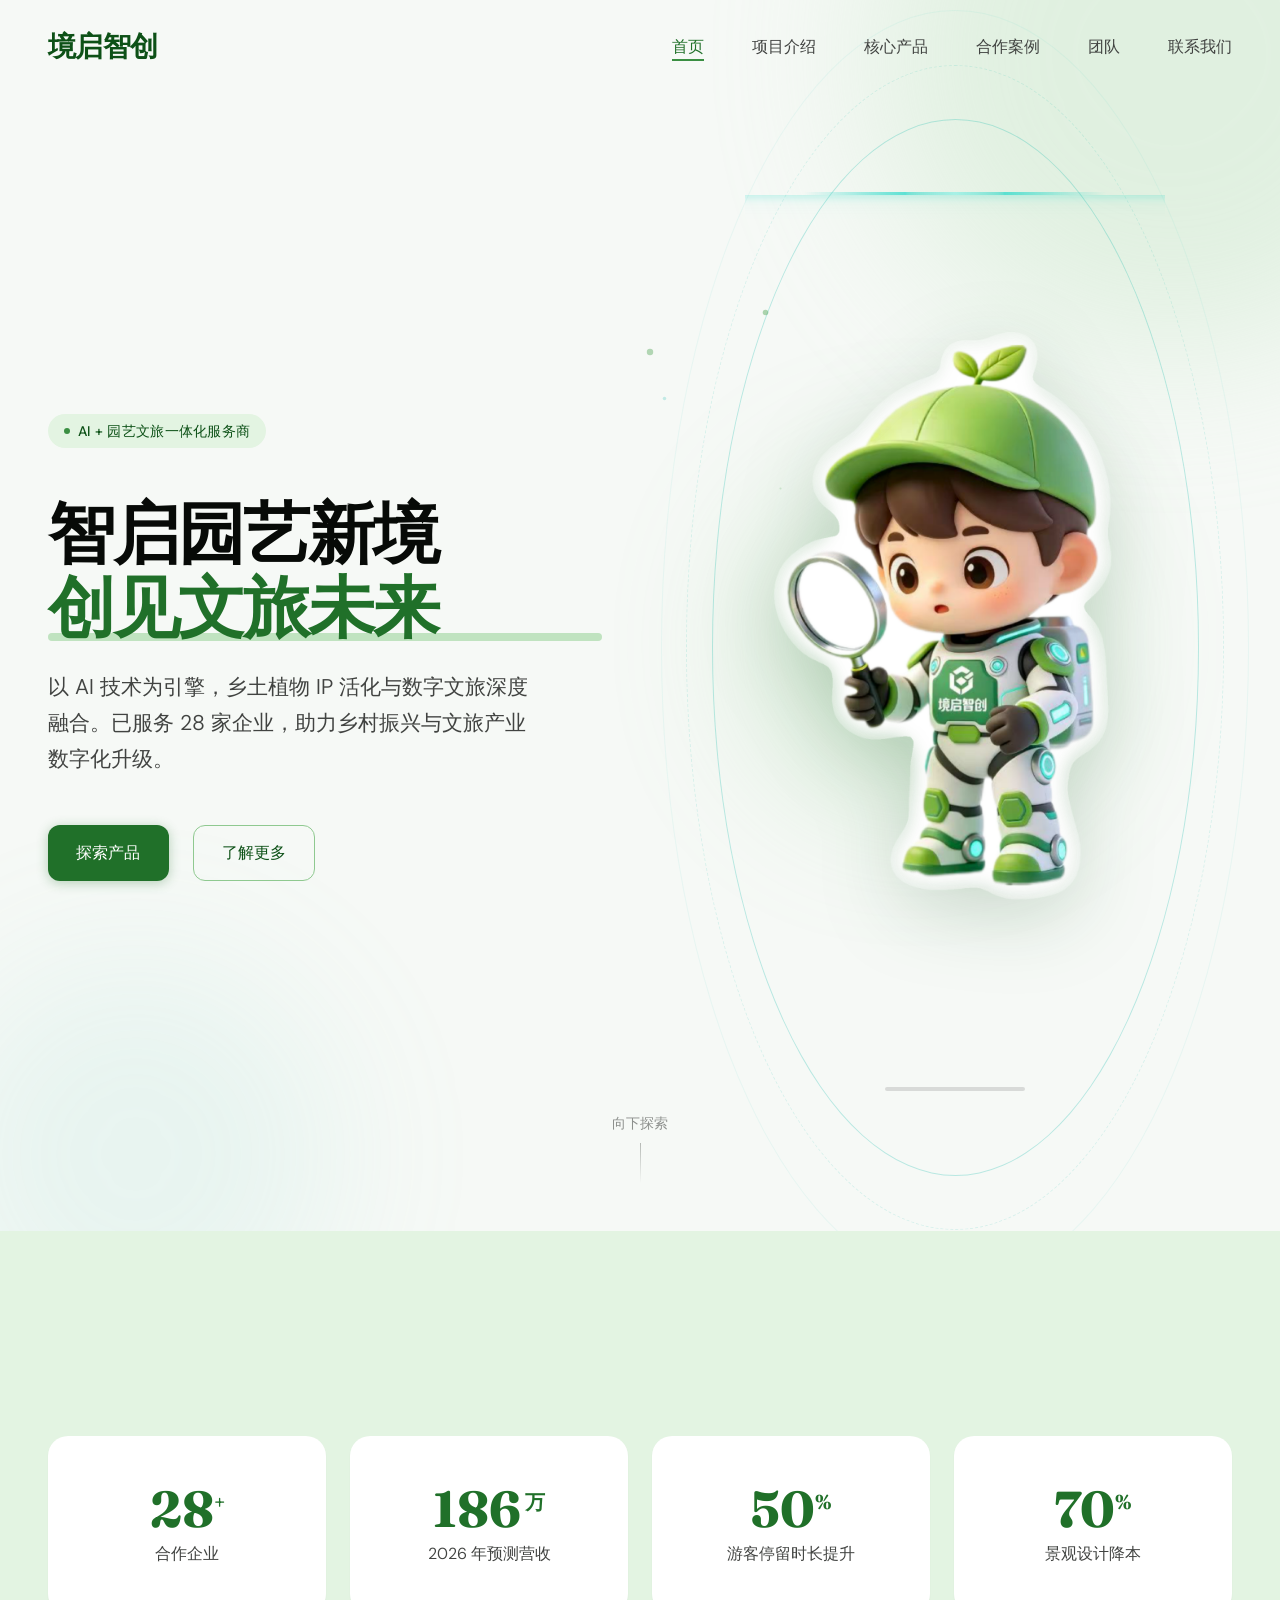
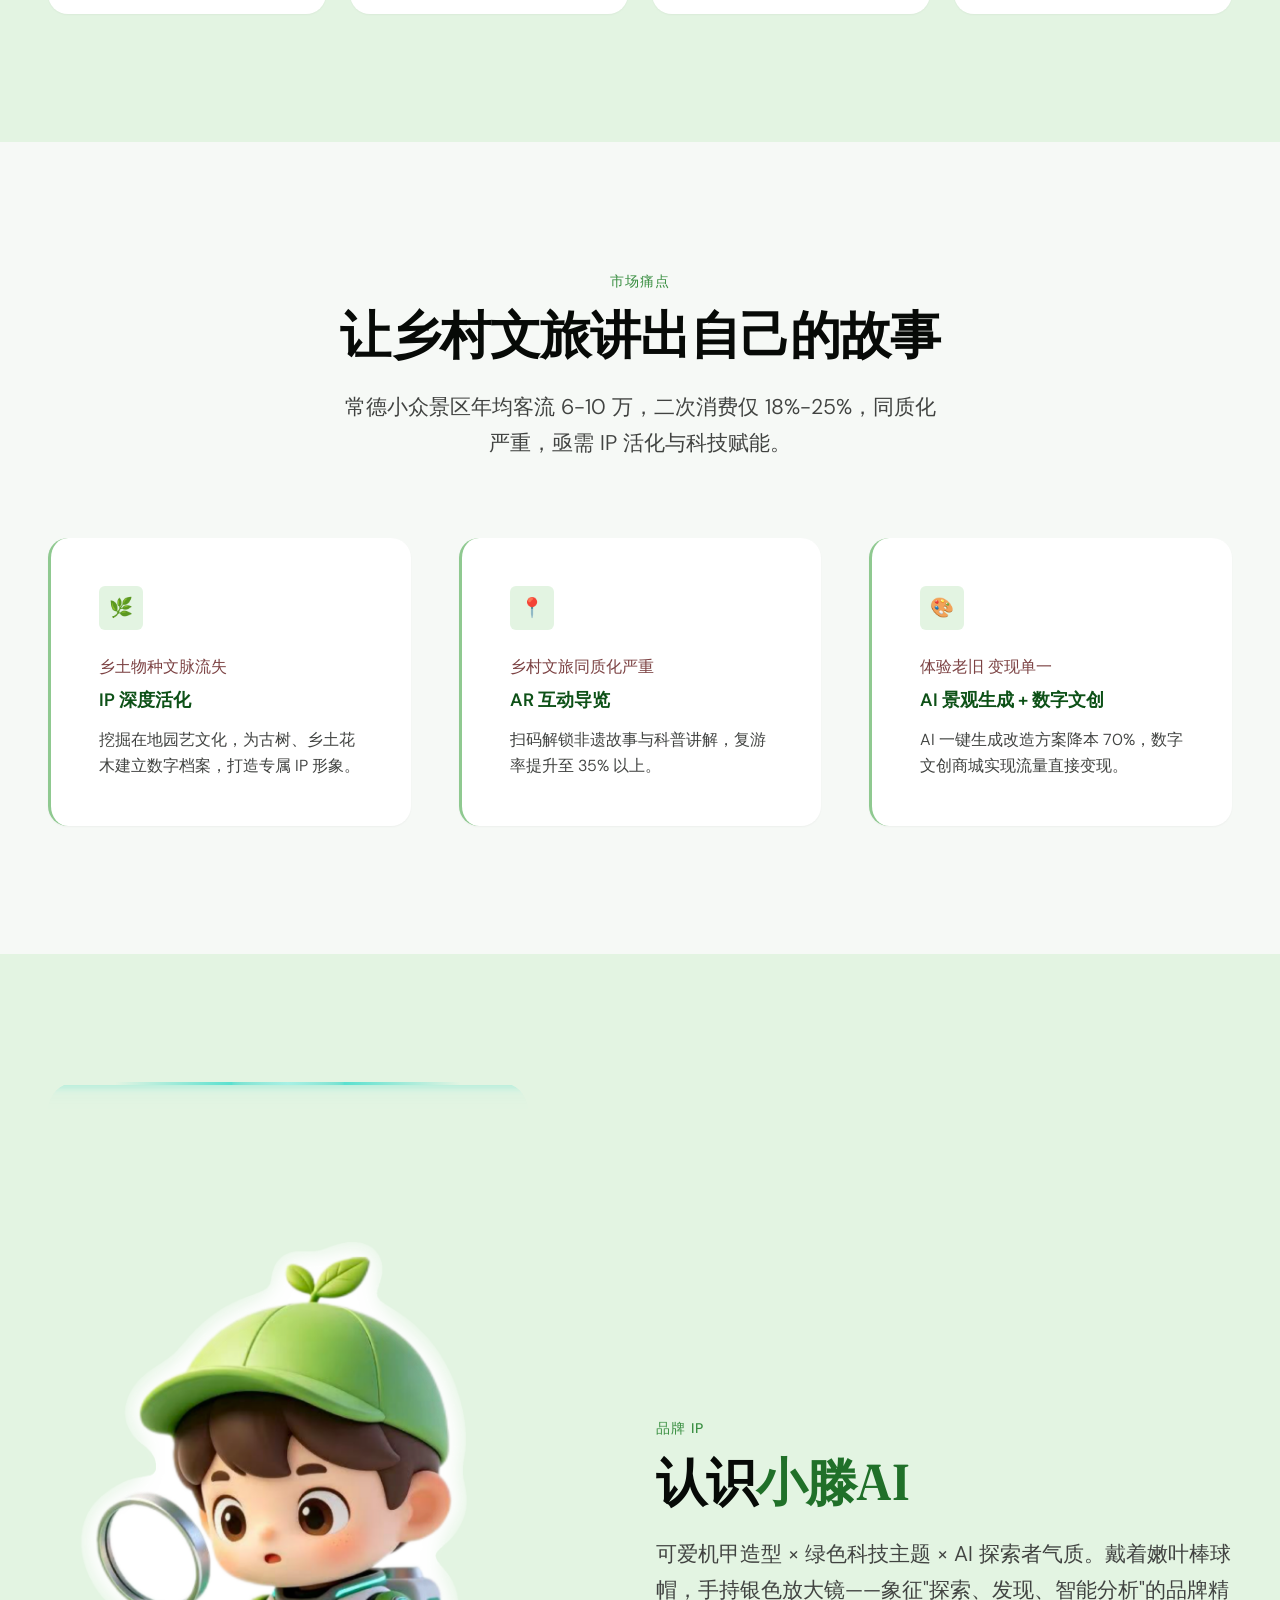
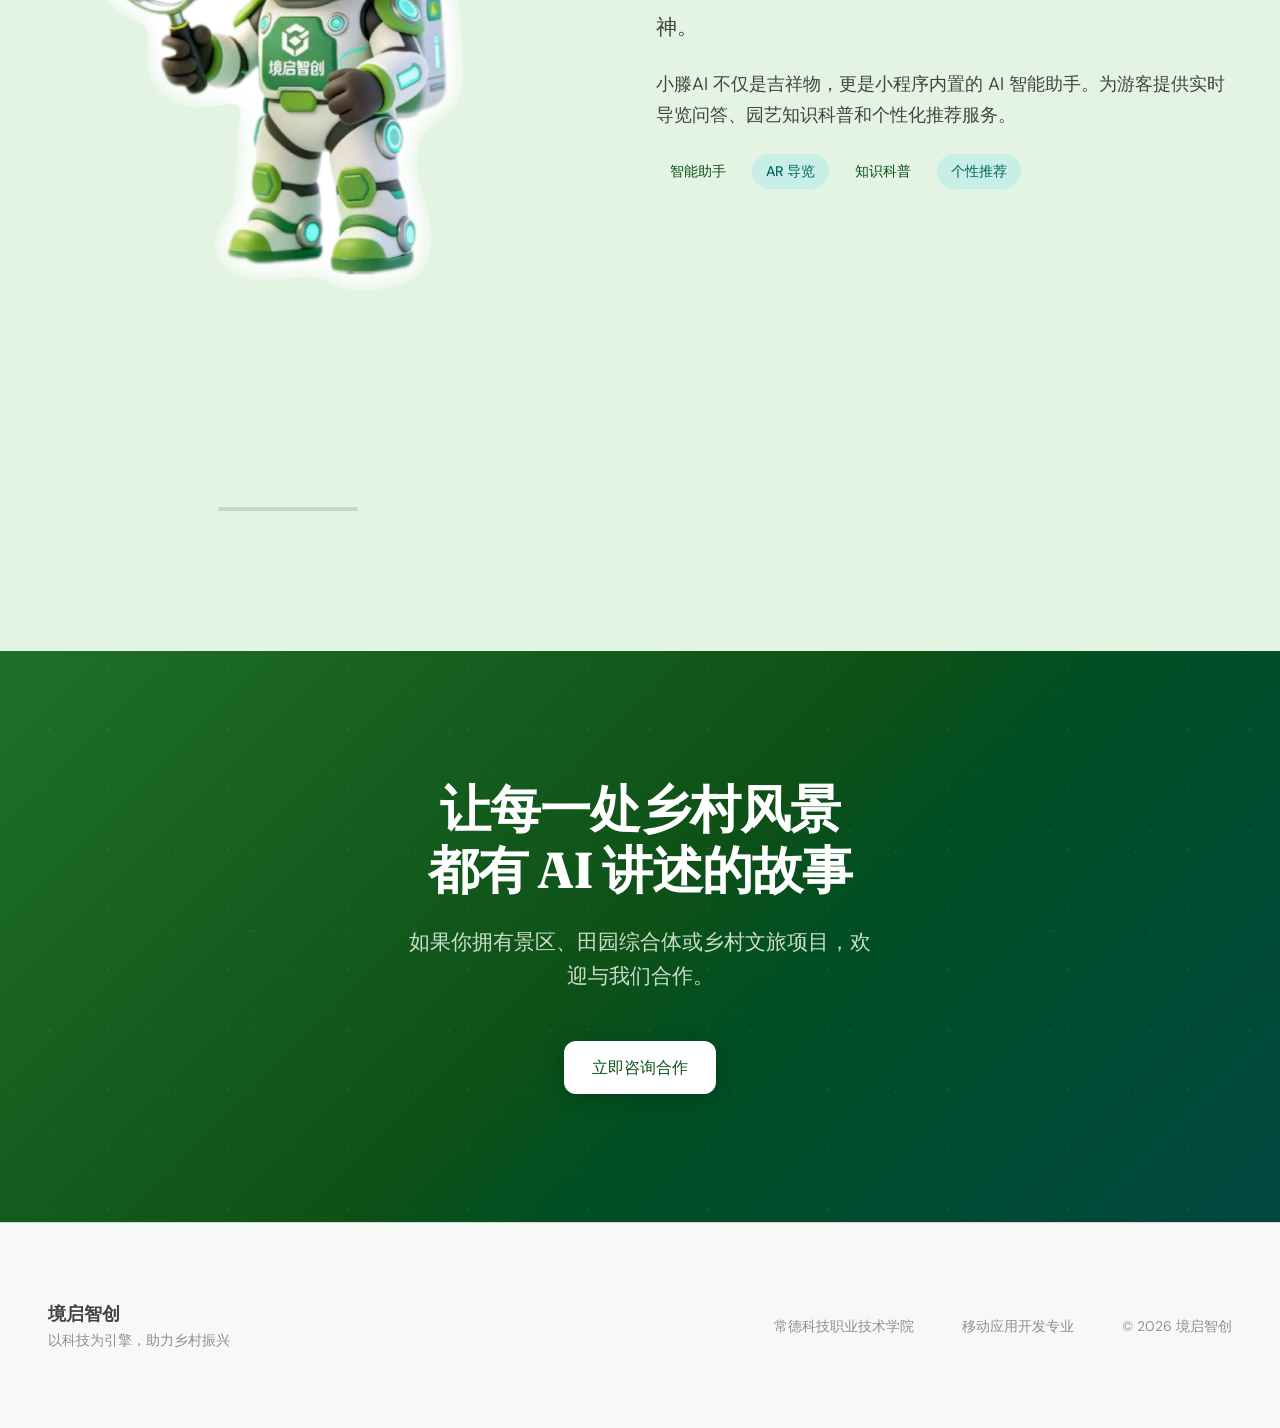
<file: index.html>
<!DOCTYPE html>
<html lang="zh-CN">
<head>
<meta charset="UTF-8">
<meta name="viewport" content="width=device-width, initial-scale=1.0">
<title>境启智创 — 以科技为引擎，助力乡村振兴</title>
<link rel="preconnect" href="https://fonts.googleapis.com">
<link rel="preconnect" href="https://fonts.gstatic.com" crossorigin>
<link href="https://fonts.googleapis.com/css2?family=Fraunces:opsz,wght@9..144,400;9..144,500;9..144,600;9..144,700&family=DM+Sans:wght@350;400;500;600&display=swap" rel="stylesheet">
<link rel="stylesheet" href="styles.css">
<style>
.hero { min-height:100vh; display:flex; align-items:center; position:relative; padding:calc(var(--space-2xl)*1.5) 0 var(--space-2xl); overflow:hidden; }
.hero__bg { position:absolute; inset:0; pointer-events:none; z-index:0; }
.hero__blob { position:absolute; border-radius:50%; filter:blur(80px); opacity:0.4; }
.hero__blob--1 { width:600px; height:600px; background:var(--green-200); top:-20%; right:-15%; }
.hero__blob--2 { width:400px; height:400px; background:oklch(80% 0.08 185 / 0.3); bottom:-10%; left:-5%; }
.hero__blob--3 { width:300px; height:300px; background:var(--green-300); top:40%; left:60%; }
.hero__content { position:relative; z-index:2; display:grid; grid-template-columns:1fr 1fr; gap:var(--space-xl); align-items:center; }
.hero__text { max-width:580px; }
.hero__badge { display:inline-flex; align-items:center; gap:8px; padding:6px 16px; border-radius:100px; background:var(--green-100); color:var(--green-700); font-size:var(--text-xs); font-weight:500; margin-bottom:var(--space-lg); letter-spacing:0.02em; }
.hero__badge-dot { width:6px; height:6px; border-radius:50%; background:var(--green-500); animation:pulseDot 2s ease-in-out infinite; }
@keyframes pulseDot { 0%,100%{opacity:1;transform:scale(1)} 50%{opacity:.5;transform:scale(1.5)} }
.hero__title { font-family:var(--font-display); font-size:var(--text-4xl); font-weight:700; line-height:1.1; letter-spacing:-0.03em; color:var(--neutral-900); margin-bottom:var(--space-md); }
.hero__title span { display:block; color:var(--green-600); position:relative; }
.hero__title span::after { content:''; position:absolute; bottom:4px; left:0; width:100%; height:8px; background:var(--green-200); z-index:-1; border-radius:4px; }
.hero__subtitle { font-size:var(--text-lg); color:var(--text-secondary); line-height:1.7; margin-bottom:var(--space-lg); max-width:480px; }
.hero__cta { display:flex; gap:var(--space-md); flex-wrap:wrap; }
.hero__visual { position:relative; display:flex; align-items:center; justify-content:center; perspective:800px; }
.hero__mascot-wrap { position:relative; width:100%; max-width:420px; }
.hero__mascot-inner { will-change:transform; }
.hero__mascot { width:100%; display:block; filter:drop-shadow(0 20px 40px oklch(38% 0.11 145 / 0.2)); }
.hero__glow-ring { position:absolute; border-radius:50%; border:1.5px solid var(--cyan-500); pointer-events:none; }
.hero__glow-ring--1 { inset:-8%; opacity:0.25; animation:ringPulse1 4s ease-in-out infinite; }
.hero__glow-ring--2 { inset:-14%; opacity:0.12; border-style:dashed; animation:ringPulse2 4s ease-in-out infinite 1.5s; }
.hero__glow-ring--3 { inset:-20%; opacity:0.06; border-width:1px; animation:ringPulse3 4s ease-in-out infinite 3s; }
@keyframes ringPulse1 { 0%,100%{opacity:.15;transform:scale(1)} 33%{opacity:.35;transform:scale(1.06)} 66%{opacity:.18;transform:scale(1.0)} }
@keyframes ringPulse2 { 0%,100%{opacity:.08;transform:scale(1.02)} 50%{opacity:.2;transform:scale(1.08)} }
@keyframes ringPulse3 { 0%,100%{opacity:.04;transform:scale(1)} 50%{opacity:.1;transform:scale(1.1)} }
.hero__particles { position:absolute; inset:-30%; pointer-events:none; }
.particle { position:absolute; border-radius:50%; }
.particle:nth-child(1){width:6px;height:6px;top:15%;left:20%;background:var(--cyan-500)}
.particle:nth-child(2){width:4px;height:4px;top:10%;right:18%;background:var(--cyan-500)}
.particle:nth-child(3){width:5px;height:5px;bottom:20%;left:15%;background:var(--cyan-500)}
.particle:nth-child(4){width:3px;height:3px;bottom:12%;right:22%;background:var(--cyan-500)}
.particle:nth-child(5){width:6px;height:6px;top:50%;left:8%;background:var(--green-400)}
.particle:nth-child(6){width:4px;height:4px;top:30%;right:10%;background:var(--green-400)}
.particle:nth-child(7){width:5px;height:5px;bottom:35%;left:25%;background:var(--green-400)}
.particle:nth-child(8){width:3px;height:3px;top:65%;right:15%;background:var(--green-400)}
.mascot-scan-overlay { position:absolute; inset:0; pointer-events:none; z-index:3; overflow:hidden; border-radius:inherit; }
.mascot-scan-line { position:absolute; left:-10%; width:120%; height:3px; background:linear-gradient(90deg,transparent 0%,oklch(78% 0.14 185/0)20%,oklch(78% 0.14 185/0.6)40%,oklch(90% 0.08 185/0.9)50%,oklch(78% 0.14 185/0.6)60%,oklch(78% 0.14 185/0)80%,transparent 100%); box-shadow:0 0 8px oklch(78% 0.14 185/0.5),0 0 20px oklch(78% 0.14 185/0.3); animation:scanLine 3.5s ease-in-out infinite; }
@keyframes scanLine { 0%{top:-5%;opacity:0} 5%{opacity:1} 45%{top:100%} 50%{top:105%;opacity:1} 55%{opacity:0} 100%{top:105%;opacity:0} }
.mascot-pulse-dot { position:absolute; width:10px; height:10px; border-radius:50%; background:var(--cyan-500); pointer-events:none; z-index:4; box-shadow:0 0 12px oklch(78% 0.14 185/0.7),0 0 30px oklch(68% 0.15 185/0.4); animation:pulseDotTravel 3.5s ease-in-out infinite; opacity:0; }
@keyframes pulseDotTravel { 0%,4%{top:-2%;left:85%;opacity:0}6%{opacity:1}42%{top:78%;left:20%}48%{top:100%;left:75%}50%,100%{opacity:0} }
.mascot-energy-bar { position:absolute; bottom:12px; left:50%; transform:translateX(-50%); width:140px; height:4px; background:oklch(0% 0 0/0.12); border-radius:2px; overflow:hidden; z-index:3; pointer-events:none; }
.mascot-energy-fill { height:100%; width:0; border-radius:2px; background:linear-gradient(90deg,var(--green-400),var(--cyan-500)); box-shadow:0 0 8px oklch(68% 0.15 185/0.5); animation:energyFill 3.5s ease-in-out infinite; }
@keyframes energyFill { 0%{width:5%;opacity:.7} 45%{width:85%;opacity:1} 55%{width:100%;opacity:1} 65%{width:0;opacity:0} 100%{width:0;opacity:0} }
.hero__sparkle { position:absolute; width:2px; height:2px; background:white; border-radius:50%; pointer-events:none; }
.scroll-indicator { position:absolute; bottom:var(--space-lg); left:50%; transform:translateX(-50%); z-index:2; display:flex; flex-direction:column; align-items:center; gap:8px; color:var(--text-muted); font-size:var(--text-xs); }
.scroll-indicator__line { width:1px; height:40px; background:linear-gradient(to bottom,var(--neutral-300),transparent); animation:scrollLine 2s ease-in-out infinite; }
@keyframes scrollLine { 0%{transform:scaleY(0);transform-origin:top;opacity:0} 50%{transform:scaleY(1);transform-origin:top;opacity:1} 100%{transform:scaleY(0);transform-origin:bottom;opacity:0} }
.stats-bar { display:grid; grid-template-columns:repeat(4,1fr); gap:var(--space-md); margin-top:var(--space-xl); }
.stat-card { text-align:center; padding:var(--space-lg) var(--space-md); background:white; border-radius:var(--radius-lg); box-shadow:var(--shadow-sm); transition:transform 300ms var(--ease-out-quart),box-shadow 300ms var(--ease-out-quart); }
.stat-card:hover { transform:translateY(-4px); box-shadow:var(--shadow-md); }
.stat-card__value { font-family:var(--font-display); font-size:var(--text-3xl); font-weight:700; color:var(--green-600); line-height:1; margin-bottom:var(--space-xs); }
.stat-card__value sup { font-size:0.4em; vertical-align:super; }
.stat-card__label { font-size:var(--text-sm); color:var(--text-secondary); }
.pain-grid { display:grid; grid-template-columns:repeat(3,1fr); gap:var(--space-lg); }
.pain-item { padding:var(--space-lg); border-radius:var(--radius-lg); background:white; box-shadow:var(--shadow-sm); border-left:3px solid var(--green-300); transition:border-color 300ms var(--ease-out-quart),box-shadow 300ms var(--ease-out-quart); }
.pain-item:hover { border-left-color:var(--green-500); box-shadow:var(--shadow-md); }
.pain-item__icon { width:44px; height:44px; display:flex; align-items:center; justify-content:center; border-radius:var(--radius-sm); background:var(--green-100); color:var(--green-600); font-size:1.2rem; margin-bottom:var(--space-md); }
.pain-item__problem { font-size:var(--text-sm); color:oklch(45% 0.08 20); font-weight:500; margin-bottom:var(--space-xs); }
.pain-item__solution { font-weight:600; color:var(--green-700); font-size:var(--text-base); margin-bottom:var(--space-sm); }
.pain-item__desc { font-size:var(--text-sm); color:var(--text-secondary); line-height:1.6; }
.mascot-showcase { display:grid; grid-template-columns:1fr 1.2fr; gap:var(--space-2xl); align-items:center; }
.mascot-showcase__img-wrap { position:relative; border-radius:var(--radius-xl); overflow:hidden; }
.mascot-showcase__img { width:100%; border-radius:inherit; transition:transform 600ms var(--ease-out-quart); }
.mascot-showcase__img-wrap:hover .mascot-showcase__img { transform:scale(1.03); }
.mascot-showcase__badges { display:flex; flex-wrap:wrap; gap:var(--space-sm); margin-top:var(--space-md); }
.mascot-badge { display:flex; align-items:center; gap:6px; padding:6px 14px; border-radius:100px; font-size:var(--text-xs); font-weight:500; }
.mascot-badge--green { background:var(--green-100); color:var(--green-700); }
.mascot-badge--cyan { background:oklch(92% 0.04 185); color:oklch(45% 0.1 185); }
.cta { padding:var(--space-2xl) 0; text-align:center; position:relative; overflow:hidden; }
.cta::before { content:''; position:absolute; inset:0; background:linear-gradient(135deg,var(--green-600)0%,var(--green-700)50%,oklch(35% 0.08 185)100%); z-index:0; }
.cta__pattern { position:absolute; inset:0; z-index:1; opacity:0.06; background-image:radial-gradient(circle at 20% 50%,white 1px,transparent 1px),radial-gradient(circle at 80% 30%,white 1px,transparent 1px),radial-gradient(circle at 50% 80%,white 1px,transparent 1px); background-size:80px 80px,60px 60px,100px 100px; }
.cta__content { position:relative; z-index:2; }
.cta__title { font-family:var(--font-display); font-size:var(--text-3xl); font-weight:700; color:white; margin-bottom:var(--space-md); line-height:1.2; letter-spacing:-0.02em; }
.cta__desc { font-size:var(--text-lg); color:oklch(88% 0.03 145); margin-bottom:var(--space-lg); max-width:480px; margin-inline:auto; }
.cta .btn--primary { background:white; color:var(--green-700); box-shadow:0 4px 20px oklch(0% 0 0/0.2); }
.cta .btn--primary:hover { background:var(--green-100); transform:translateY(-2px); }
@media (max-width:1024px) {
  .hero__content { grid-template-columns:1fr; text-align:center; }
  .hero__text { max-width:100%; }
  .hero__subtitle { max-width:100%; }
  .hero__cta { justify-content:center; }
  .hero__visual { order:-1; }
  .hero__mascot-wrap { max-width:280px; margin-inline:auto; }
  .pain-grid { grid-template-columns:1fr; }
  .stats-bar { grid-template-columns:repeat(2,1fr); }
  .mascot-showcase { grid-template-columns:1fr; gap:var(--space-xl); }
  .mascot-showcase__badges { justify-content:center; }
  .mascot-showcase__img-wrap { max-width:320px; margin-inline:auto; }
}
@media (max-width:640px) {
  .stats-bar { grid-template-columns:1fr; }
  .hero__title { font-size:var(--text-2xl); }
}
</style>
</head>
<body>
<nav class="nav" id="nav">
  <div class="container nav__inner">
    <a href="index.html" class="nav__brand">境启智创</a>
    <ul class="nav__links">
      <li><a href="index.html" class="nav__link nav__link--active">首页</a></li>
      <li><a href="about.html" class="nav__link">项目介绍</a></li>
      <li><a href="features.html" class="nav__link">核心产品</a></li>
      <li><a href="cases.html" class="nav__link">合作案例</a></li>
      <li><a href="team.html" class="nav__link">团队</a></li>
      <li><a href="contact.html" class="nav__link">联系我们</a></li>
    </ul>
  </div>
</nav>

<section class="hero">
  <div class="hero__bg"><div class="hero__blob hero__blob--1"></div><div class="hero__blob hero__blob--2"></div><div class="hero__blob hero__blob--3"></div></div>
  <div class="container hero__content">
    <div class="hero__text reveal">
      <div class="hero__badge"><span class="hero__badge-dot"></span>AI + 园艺文旅一体化服务商</div>
      <h1 class="hero__title">智启园艺新境<span>创见文旅未来</span></h1>
      <p class="hero__subtitle">以 AI 技术为引擎，乡土植物 IP 活化与数字文旅深度融合。已服务 28 家企业，助力乡村振兴与文旅产业数字化升级。</p>
      <div class="hero__cta">
        <a href="features.html" class="btn btn--primary">探索产品</a>
        <a href="about.html" class="btn btn--outline">了解更多</a>
      </div>
    </div>
    <div class="hero__visual reveal reveal--delay-1">
      <div class="hero__mascot-wrap" id="mascotWrap">
        <div class="hero__glow-ring hero__glow-ring--1"></div><div class="hero__glow-ring hero__glow-ring--2"></div><div class="hero__glow-ring hero__glow-ring--3"></div>
        <div class="hero__particles" id="heroParticles">
          <div class="particle"></div><div class="particle"></div><div class="particle"></div><div class="particle"></div><div class="particle"></div><div class="particle"></div><div class="particle"></div><div class="particle"></div>
        </div>
        <div class="hero__mascot-inner">
          <img src="吉祥物.png" alt="小滕AI" class="hero__mascot" width="420" height="420">
          <div class="mascot-scan-overlay"><div class="mascot-scan-line"></div></div>
          <div class="mascot-pulse-dot"></div>
        </div>
        <div class="mascot-energy-bar"><div class="mascot-energy-fill"></div></div>
      </div>
    </div>
  </div>
  <div class="scroll-indicator"><span>向下探索</span><div class="scroll-indicator__line"></div></div>
</section>

<section class="section section--alt">
  <div class="container">
    <div class="stats-bar">
      <div class="stat-card reveal"><div class="stat-card__value">28<sup>+</sup></div><div class="stat-card__label">合作企业</div></div>
      <div class="stat-card reveal reveal--delay-1"><div class="stat-card__value">186<sup> 万</sup></div><div class="stat-card__label">2026 年预测营收</div></div>
      <div class="stat-card reveal reveal--delay-2"><div class="stat-card__value">50<sup>%</sup></div><div class="stat-card__label">游客停留时长提升</div></div>
      <div class="stat-card reveal reveal--delay-3"><div class="stat-card__value">70<sup>%</sup></div><div class="stat-card__label">景观设计降本</div></div>
    </div>
  </div>
</section>

<section class="section">
  <div class="container">
    <div class="section__header reveal">
      <p class="section__eyebrow">市场痛点</p>
      <h2 class="section__title">让乡村文旅讲出自己的故事</h2>
      <p class="section__desc">常德小众景区年均客流 6-10 万，二次消费仅 18%-25%，同质化严重，亟需 IP 活化与科技赋能。</p>
    </div>
    <div class="pain-grid">
      <div class="pain-item reveal">
        <div class="pain-item__icon">🌿</div>
        <p class="pain-item__problem">乡土物种文脉流失</p>
        <p class="pain-item__solution">IP 深度活化</p>
        <p class="pain-item__desc">挖掘在地园艺文化，为古树、乡土花木建立数字档案，打造专属 IP 形象。</p>
      </div>
      <div class="pain-item reveal reveal--delay-1">
        <div class="pain-item__icon">📍</div>
        <p class="pain-item__problem">乡村文旅同质化严重</p>
        <p class="pain-item__solution">AR 互动导览</p>
        <p class="pain-item__desc">扫码解锁非遗故事与科普讲解，复游率提升至 35% 以上。</p>
      </div>
      <div class="pain-item reveal reveal--delay-2">
        <div class="pain-item__icon">🎨</div>
        <p class="pain-item__problem">体验老旧 变现单一</p>
        <p class="pain-item__solution">AI 景观生成 + 数字文创</p>
        <p class="pain-item__desc">AI 一键生成改造方案降本 70%，数字文创商城实现流量直接变现。</p>
      </div>
    </div>
  </div>
</section>

<section class="section section--alt">
  <div class="container">
    <div class="mascot-showcase">
      <div class="mascot-showcase__img-wrap reveal">
        <img src="吉祥物.png" alt="小滕AI" class="mascot-showcase__img" width="500" height="500">
        <div class="mascot-scan-overlay"><div class="mascot-scan-line"></div></div>
        <div class="mascot-pulse-dot"></div>
        <div class="mascot-energy-bar"><div class="mascot-energy-fill"></div></div>
      </div>
      <div class="reveal reveal--delay-1">
        <p class="section__eyebrow">品牌 IP</p>
        <h2 class="section__title" style="text-align:left;">认识<span style="color:var(--green-600);">小滕AI</span></h2>
        <p class="section__desc" style="margin-inline:0;margin-bottom:var(--space-md);">可爱机甲造型 × 绿色科技主题 × AI 探索者气质。戴着嫩叶棒球帽，手持银色放大镜——象征"探索、发现、智能分析"的品牌精神。</p>
        <p style="color:var(--text-secondary);line-height:1.7;margin-bottom:var(--space-md);">小滕AI 不仅是吉祥物，更是小程序内置的 AI 智能助手。为游客提供实时导览问答、园艺知识科普和个性化推荐服务。</p>
        <div class="mascot-showcase__badges">
          <span class="mascot-badge mascot-badge--green">智能助手</span><span class="mascot-badge mascot-badge--cyan">AR 导览</span><span class="mascot-badge mascot-badge--green">知识科普</span><span class="mascot-badge mascot-badge--cyan">个性推荐</span>
        </div>
      </div>
    </div>
  </div>
</section>

<section class="cta">
  <div class="cta__pattern"></div>
  <div class="container cta__content reveal">
    <h2 class="cta__title">让每一处乡村风景<br>都有 AI 讲述的故事</h2>
    <p class="cta__desc">如果你拥有景区、田园综合体或乡村文旅项目，欢迎与我们合作。</p>
    <a href="contact.html" class="btn btn--primary">立即咨询合作</a>
  </div>
</section>

<footer class="footer">
  <div class="container footer__inner">
    <div><div class="footer__brand">境启智创</div><p class="footer__slogan">以科技为引擎，助力乡村振兴</p></div>
    <div class="footer__links">
      <a href="about.html" class="footer__link">常德科技职业技术学院</a>
      <a href="about.html" class="footer__link">移动应用开发专业</a>
      <span class="footer__link">© 2026 境启智创</span>
    </div>
  </div>
</footer>

<script>
(function(){
var n=document.getElementById('nav'),st=false;window.addEventListener('scroll',function(){if(!st){requestAnimationFrame(function(){n.classList.toggle('nav--scrolled',window.scrollY>40);st=false});st=true}},{passive:true});
document.querySelectorAll('.reveal').forEach(function(el){var o=new IntersectionObserver(function(e){e.forEach(function(en){if(en.isIntersecting){en.target.classList.add('reveal--visible');o.unobserve(en.target)}})},{threshold:0.15,rootMargin:'0px 0px -40px 0px'});o.observe(el)});
var w=document.getElementById('mascotWrap'),m=w&&w.querySelector('.hero__mascot'),ps=document.querySelectorAll('#heroParticles .particle');
if(w&&m){
  var tx=0,ty=0,ctx=0,cty=0,tk=false;
  document.addEventListener('mousemove',function(e){var r=w.getBoundingClientRect(),cx=r.left+r.width/2,cy=r.top+r.height/2,md=Math.max(window.innerWidth,window.innerHeight);tx=(e.clientY-cy)/md*8;ty=(e.clientX-cx)/md*-8;if(!tk){tk=true;requestAnimationFrame(function(){ctx+=(tx-ctx)*0.08;cty+=(ty-cty)*0.08;m.style.transform='perspective(600px) rotateX('+ctx+'deg) rotateY('+cty+'deg)';tk=false})}});
  w.addEventListener('click',function(e){var r=w.getBoundingClientRect(),x=e.clientX-r.left,y=e.clientY-r.top;for(var i=0;i<12;i++){var s=document.createElement('div');s.className='hero__sparkle';var a=Math.PI*2*i/12+Math.random()*0.3,d=30+Math.random()*50;s.style.left=x+'px';s.style.top=y+'px';s.style.setProperty('--dx',Math.cos(a)*d+'px');s.style.setProperty('--dy',Math.sin(a)*d+'px');s.style.animation='sparkleBurst 700ms cubic-bezier(0.16,1,0.3,1) forwards';s.style.animationDelay=Math.random()*80+'ms';w.appendChild(s);s.addEventListener('animationend',function(){s.remove()})}});
  var orb=[{rx:160,ry:80,sp:0.004,ph:0},{rx:130,ry:110,sp:-0.005,ph:1.2},{rx:180,ry:60,sp:0.0035,ph:2.5},{rx:140,ry:130,sp:-0.0045,ph:0.8},{rx:190,ry:90,sp:0.003,ph:3.2},{rx:120,ry:100,sp:-0.0055,ph:1.8},{rx:170,ry:70,sp:0.0042,ph:4},{rx:150,ry:120,sp:-0.0038,ph:2.2}];
  var ang=0;function ap(){var cx=w.offsetWidth/2,cy=w.offsetHeight/2;ang+=1;ps.forEach(function(p,i){var o=orb[i],a=ang*o.sp+o.ph,px=cx+Math.cos(a)*o.rx,py=cy+Math.sin(a)*o.ry,s=0.5+0.5*Math.sin(a*2);p.style.left=px+'px';p.style.top=py+'px';p.style.opacity=0.15+s*0.4;p.style.transform='scale('+(0.6+s*0.6)+')'});requestAnimationFrame(ap)}ap();
}
var ss=document.createElement('style');ss.textContent='@keyframes sparkleBurst{0%{opacity:1;transform:translate(0,0)scale(1)}100%{opacity:0;transform:translate(var(--dx),var(--dy))scale(.2)}}';document.head.appendChild(ss);
})();
</script>
</body>
</html>
</file>
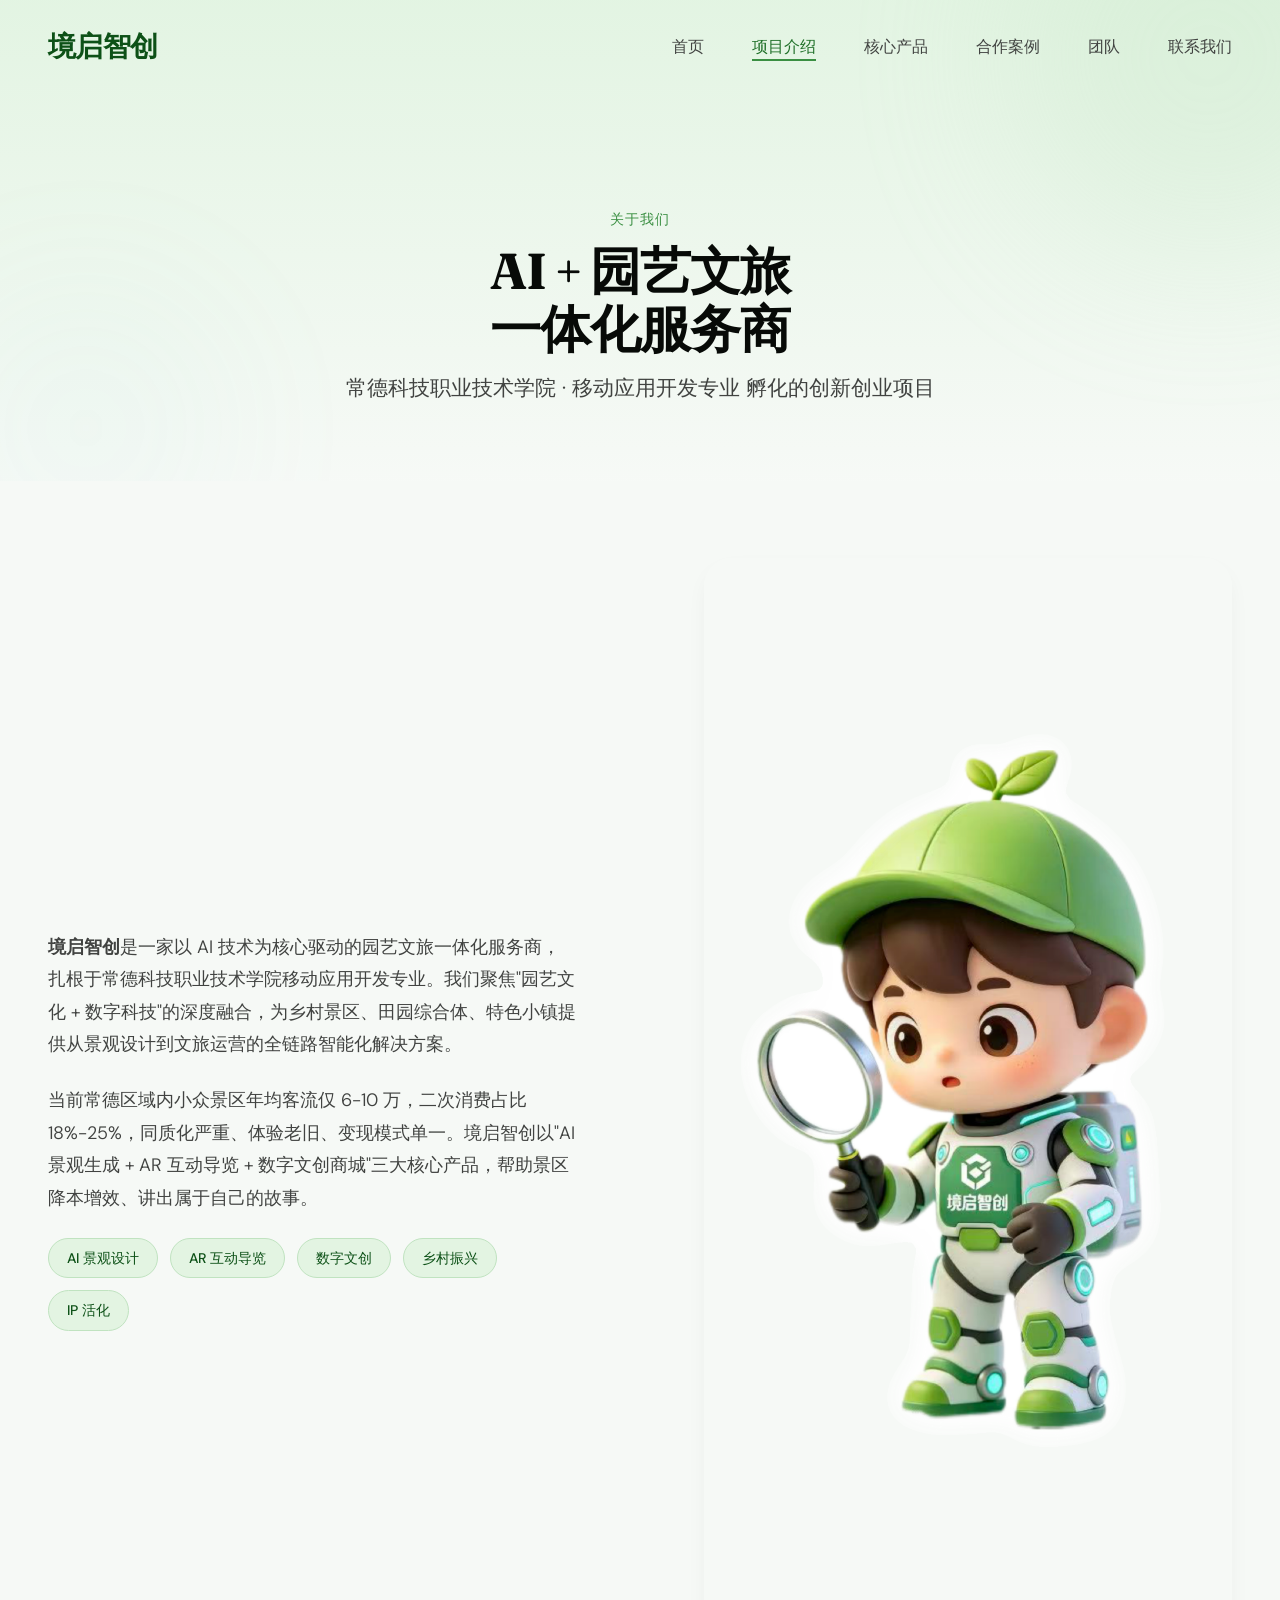
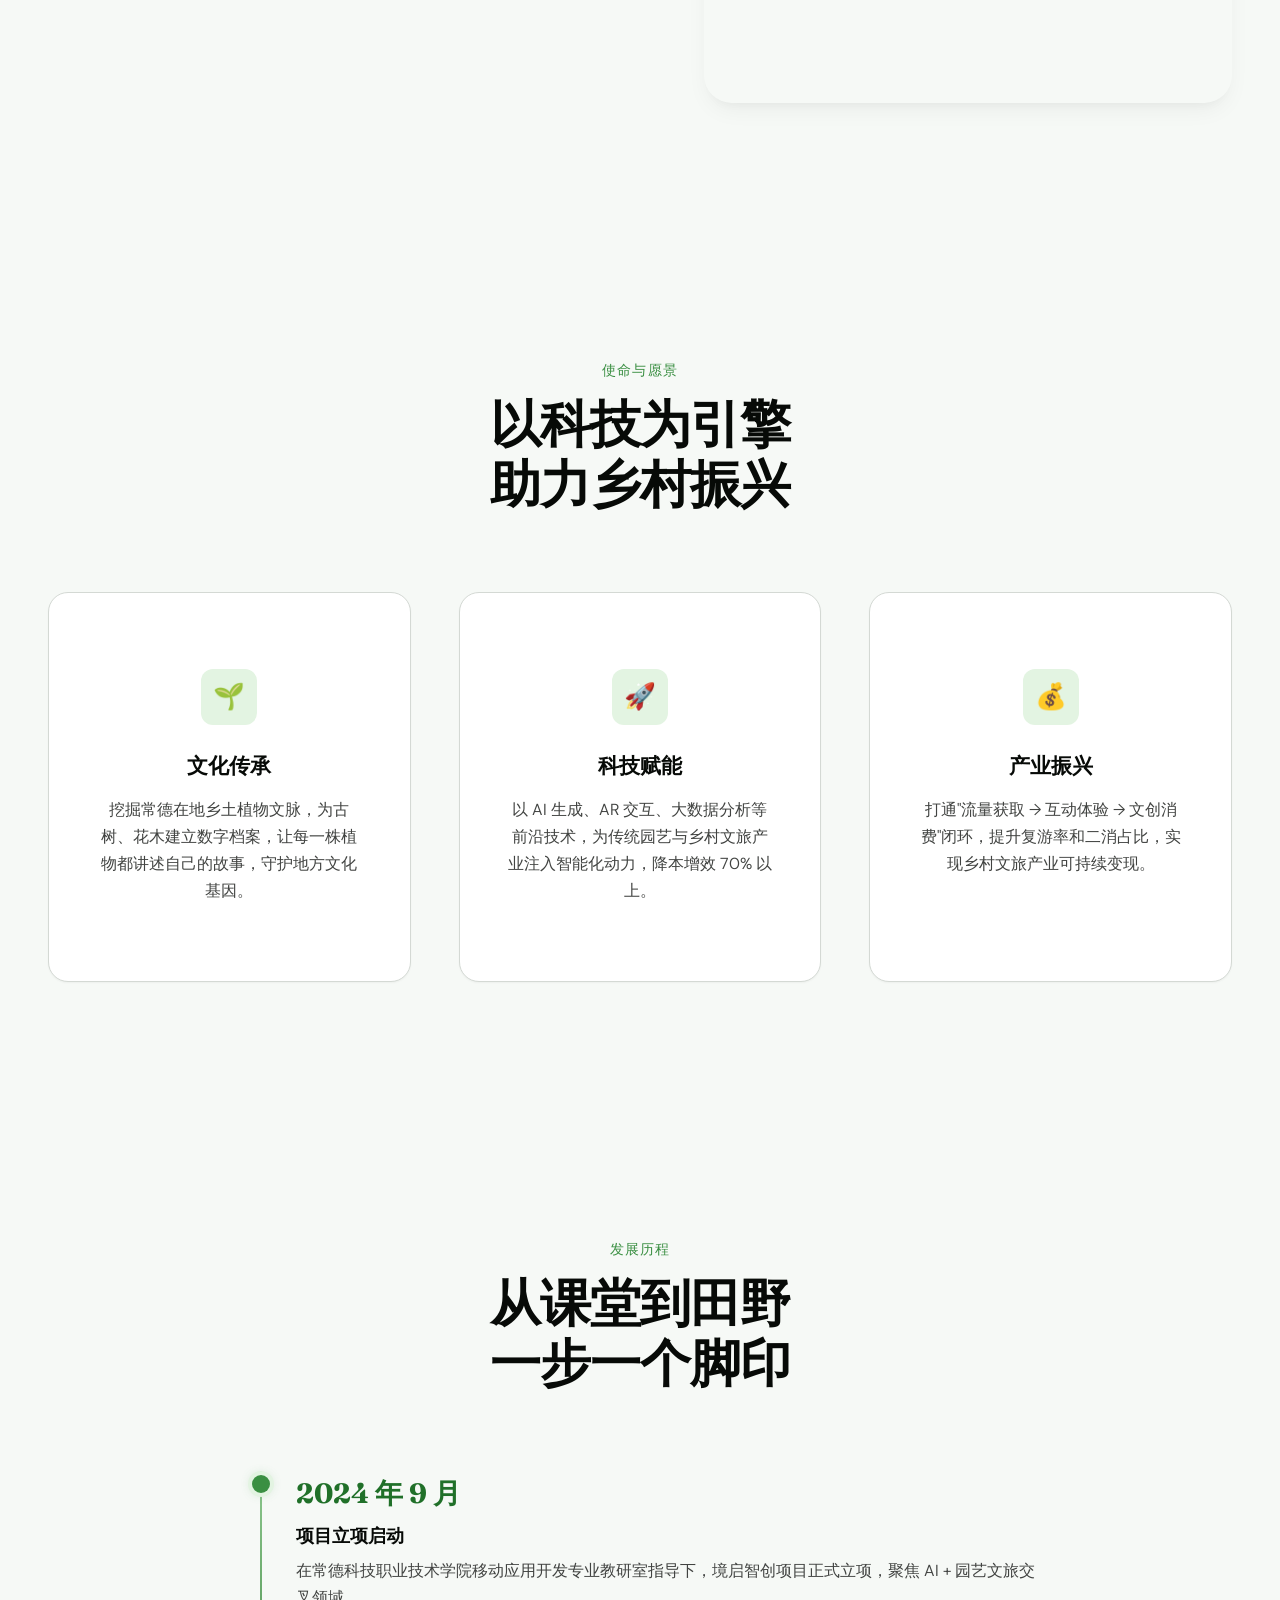
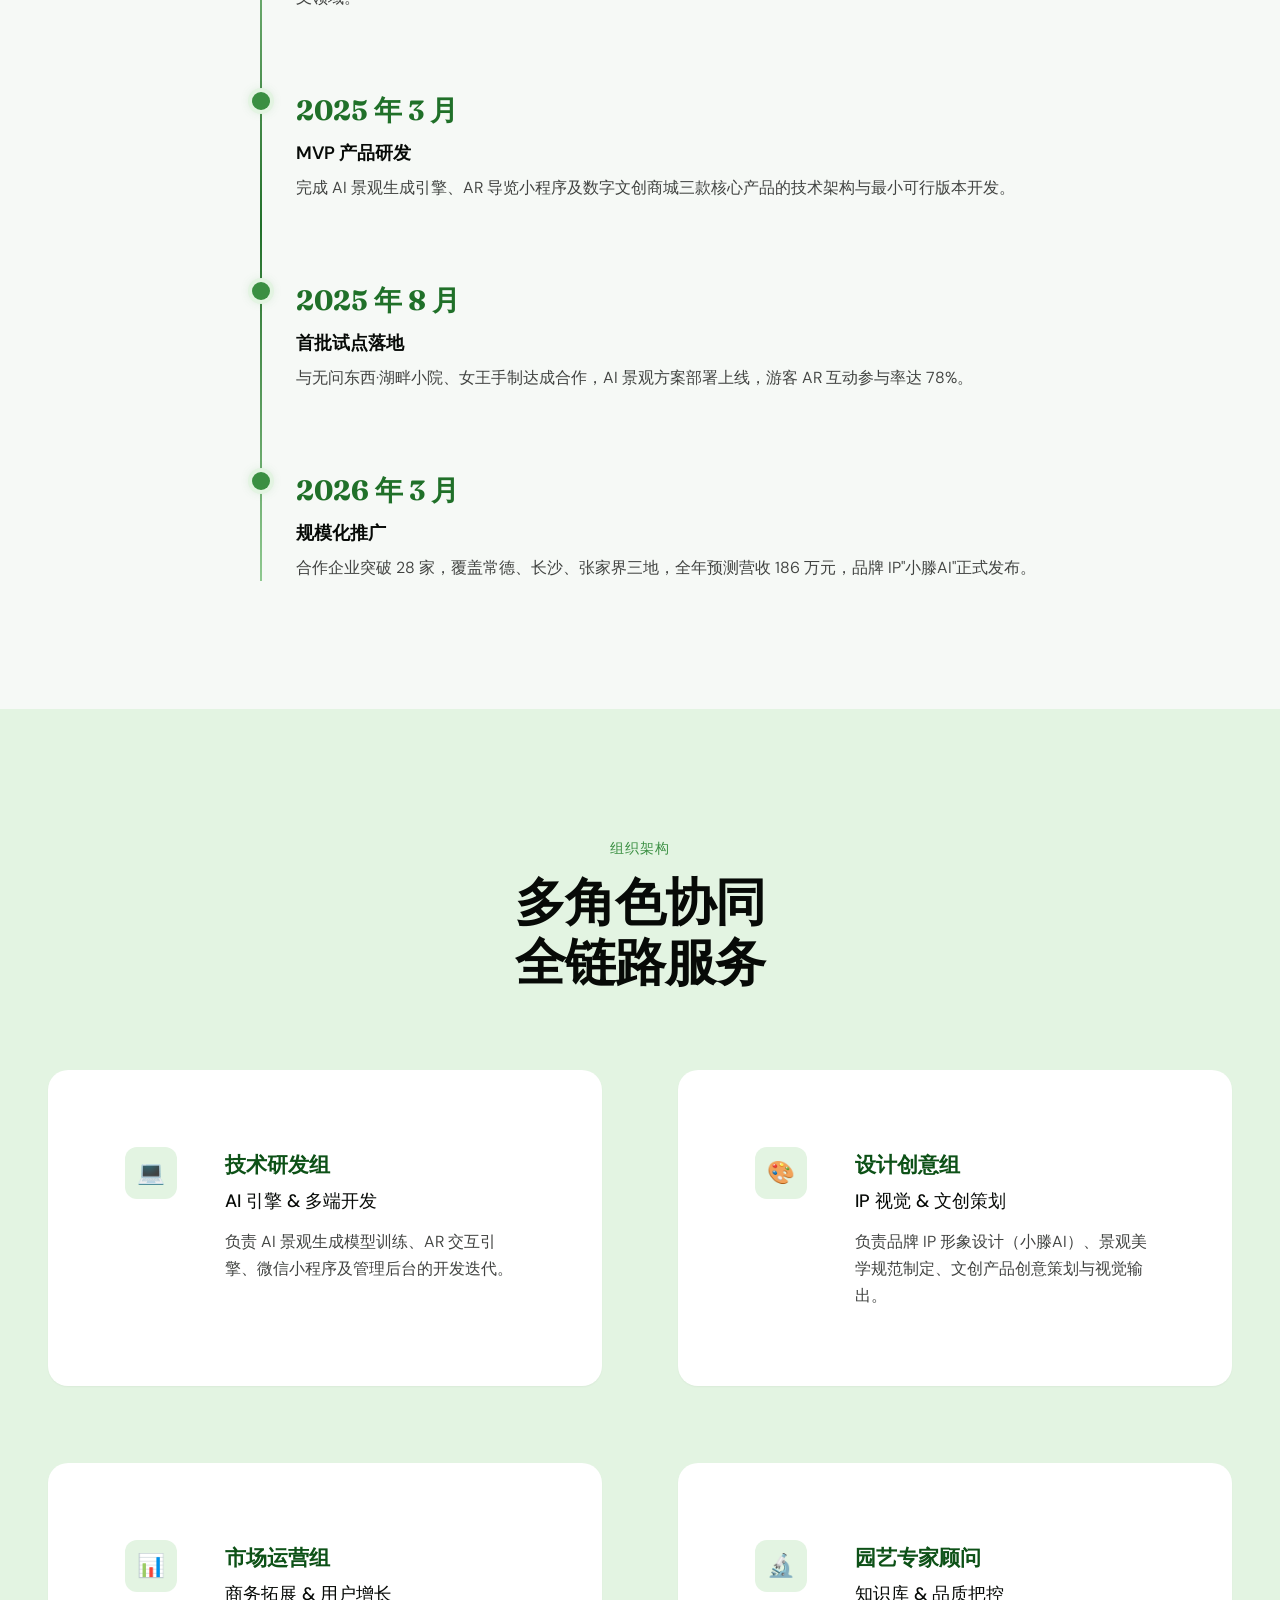
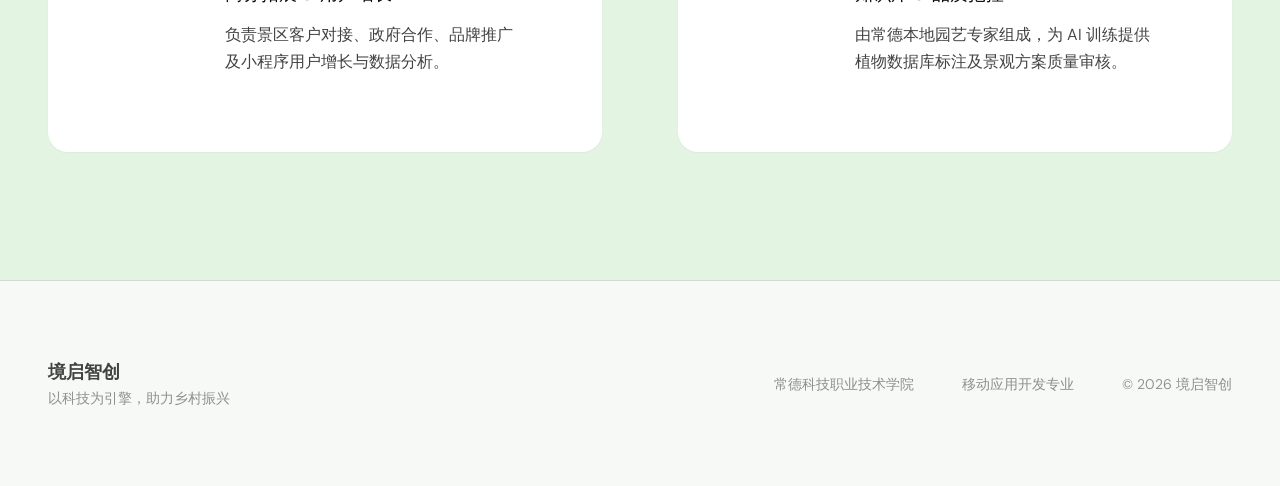
<file: about.html>
<!DOCTYPE html>
<html lang="zh-CN">
<head>
<meta charset="UTF-8">
<meta name="viewport" content="width=device-width, initial-scale=1.0">
<title>项目介绍 — 境启智创</title>
<link rel="preconnect" href="https://fonts.googleapis.com">
<link rel="preconnect" href="https://fonts.gstatic.com" crossorigin>
<link href="https://fonts.googleapis.com/css2?family=Fraunces:opsz,wght@9..144,400;9..144,500;9..144,600;9..144,700&family=DM+Sans:wght@350;400;500;600&display=swap" rel="stylesheet">
<link rel="stylesheet" href="styles.css">
<style>
.page-header { background: linear-gradient(180deg,var(--surface-alt) 0%,var(--surface) 100%); }
.about-intro { padding: var(--space-xl) 0 var(--space-2xl); }
.about-intro__grid { display:grid; grid-template-columns:1fr 1fr; gap:var(--space-2xl); align-items:center; }
.about-intro__text p { color:var(--text-secondary); line-height:1.8; margin-bottom:var(--space-md); font-size:var(--text-base); }
.about-intro__img { width:100%; border-radius:var(--radius-xl); box-shadow:var(--shadow-lg); }
.about-intro__tags { display:flex; flex-wrap:wrap; gap:var(--space-sm); margin-top:var(--space-md); }
.about-intro__tag { padding:8px 18px; border-radius:100px; font-size:var(--text-xs); font-weight:500; background:var(--green-100); color:var(--green-700); border:1px solid var(--green-200); }

.timeline { padding:var(--space-2xl) 0; }
.timeline__track { position:relative; max-width:var(--content-narrow); margin-inline:auto; }
.timeline__track::before { content:''; position:absolute; left:20px; top:0; bottom:0; width:2px; background:linear-gradient(to bottom,var(--green-300),var(--green-600),var(--green-300)); }
.timeline__item { position:relative; padding-left:56px; margin-bottom:var(--space-xl); }
.timeline__item:last-child { margin-bottom:0; }
.timeline__dot { position:absolute; left:12px; top:4px; width:18px; height:18px; border-radius:50%; background:var(--green-500); box-shadow:0 0 0 4px var(--green-100),0 0 12px oklch(58% 0.14 145/0.3); z-index:1; }
.timeline__year { font-family:var(--font-display); font-size:var(--text-xl); font-weight:700; color:var(--green-600); margin-bottom:var(--space-xs); }
.timeline__title { font-weight:600; color:var(--neutral-900); margin-bottom:var(--space-xs); font-size:var(--text-base); }
.timeline__desc { font-size:var(--text-sm); color:var(--text-secondary); line-height:1.7; }

.vision { padding:var(--space-2xl) 0; }
.vision__grid { display:grid; grid-template-columns:repeat(3,1fr); gap:var(--space-lg); }
.vision-card { padding:var(--space-xl) var(--space-lg); border-radius:var(--radius-lg); background:white; box-shadow:var(--shadow-sm); text-align:center; border:1.5px solid var(--border-subtle); transition:border-color 300ms var(--ease-out-quart),box-shadow 300ms var(--ease-out-quart); }
.vision-card:hover { border-color:var(--green-300); box-shadow:var(--shadow-md); }
.vision-card__icon { width:56px; height:56px; border-radius:var(--radius-md); display:flex; align-items:center; justify-content:center; margin:0 auto var(--space-md); font-size:1.6rem; background:var(--green-100); }
.vision-card__title { font-weight:600; font-size:var(--text-lg); color:var(--neutral-900); margin-bottom:var(--space-sm); }
.vision-card__desc { font-size:var(--text-sm); color:var(--text-secondary); line-height:1.7; }

.organization { padding:var(--space-2xl) 0; background:var(--surface-alt); }
.org-grid { display:grid; grid-template-columns:repeat(2,1fr); gap:var(--space-xl); }
.org-card { background:white; border-radius:var(--radius-lg); padding:var(--space-xl); box-shadow:var(--shadow-sm); display:flex; gap:var(--space-lg); align-items:flex-start; transition:box-shadow 300ms var(--ease-out-quart); }
.org-card:hover { box-shadow:var(--shadow-md); }
.org-card__icon { width:52px; height:52px; border-radius:var(--radius-md); background:var(--green-100); display:flex; align-items:center; justify-content:center; font-size:1.4rem; flex-shrink:0; }
.org-card__role { font-family:var(--font-display); font-size:var(--text-lg); font-weight:600; color:var(--green-700); margin-bottom:var(--space-xs); }
.org-card__title { font-weight:500; color:var(--neutral-900); margin-bottom:var(--space-sm); }
.org-card__desc { font-size:var(--text-sm); color:var(--text-secondary); line-height:1.7; }

@media (max-width:1024px) {
  .about-intro__grid { grid-template-columns:1fr; }
  .vision__grid { grid-template-columns:1fr; }
  .org-grid { grid-template-columns:1fr; }
  .about-intro__img { max-width:480px; margin-inline:auto; }
}
@media (max-width:640px) {
  .timeline__item { padding-left:44px; }
  .timeline__track::before { left:14px; }
  .timeline__dot { left:6px; width:18px; height:18px; }
}
</style>
</head>
<body>

<nav class="nav" id="nav">
  <div class="container nav__inner">
    <a href="index.html" class="nav__brand">境启智创</a>
    <ul class="nav__links">
      <li><a href="index.html" class="nav__link">首页</a></li>
      <li><a href="about.html" class="nav__link nav__link--active">项目介绍</a></li>
      <li><a href="features.html" class="nav__link">核心产品</a></li>
      <li><a href="cases.html" class="nav__link">合作案例</a></li>
      <li><a href="team.html" class="nav__link">团队</a></li>
      <li><a href="contact.html" class="nav__link">联系我们</a></li>
    </ul>
  </div>
</nav>

<header class="page-header">
  <div class="page-header__bg">
    <div class="page-header__blob page-header__blob--1"></div>
    <div class="page-header__blob page-header__blob--2"></div>
  </div>
  <div class="container page-header__content">
    <p class="section__eyebrow">关于我们</p>
    <h1 class="page-header__title">AI + 园艺文旅<br>一体化服务商</h1>
    <p class="page-header__subtitle">常德科技职业技术学院 · 移动应用开发专业 孵化的创新创业项目</p>
  </div>
</header>

<section class="about-intro">
  <div class="container">
    <div class="about-intro__grid">
      <div class="about-intro__text reveal">
        <p><strong>境启智创</strong>是一家以 AI 技术为核心驱动的园艺文旅一体化服务商，扎根于常德科技职业技术学院移动应用开发专业。我们聚焦"园艺文化 + 数字科技"的深度融合，为乡村景区、田园综合体、特色小镇提供从景观设计到文旅运营的全链路智能化解决方案。</p>
        <p>当前常德区域内小众景区年均客流仅 6-10 万，二次消费占比 18%-25%，同质化严重、体验老旧、变现模式单一。境启智创以"AI 景观生成 + AR 互动导览 + 数字文创商城"三大核心产品，帮助景区降本增效、讲出属于自己的故事。</p>
        <div class="about-intro__tags">
          <span class="about-intro__tag">AI 景观设计</span>
          <span class="about-intro__tag">AR 互动导览</span>
          <span class="about-intro__tag">数字文创</span>
          <span class="about-intro__tag">乡村振兴</span>
          <span class="about-intro__tag">IP 活化</span>
        </div>
      </div>
      <div class="reveal reveal--delay-1">
        <img src="吉祥物.png" alt="境启智创 吉祥物 小滕AI" class="about-intro__img" width="500" height="500">
      </div>
    </div>
  </div>
</section>

<section class="vision">
  <div class="container">
    <div class="section__header reveal">
      <p class="section__eyebrow">使命与愿景</p>
      <h2 class="section__title">以科技为引擎<br>助力乡村振兴</h2>
    </div>
    <div class="vision__grid">
      <div class="vision-card reveal">
        <div class="vision-card__icon">🌱</div>
        <h3 class="vision-card__title">文化传承</h3>
        <p class="vision-card__desc">挖掘常德在地乡土植物文脉，为古树、花木建立数字档案，让每一株植物都讲述自己的故事，守护地方文化基因。</p>
      </div>
      <div class="vision-card reveal reveal--delay-1">
        <div class="vision-card__icon">🚀</div>
        <h3 class="vision-card__title">科技赋能</h3>
        <p class="vision-card__desc">以 AI 生成、AR 交互、大数据分析等前沿技术，为传统园艺与乡村文旅产业注入智能化动力，降本增效 70% 以上。</p>
      </div>
      <div class="vision-card reveal reveal--delay-2">
        <div class="vision-card__icon">💰</div>
        <h3 class="vision-card__title">产业振兴</h3>
        <p class="vision-card__desc">打通"流量获取 → 互动体验 → 文创消费"闭环，提升复游率和二消占比，实现乡村文旅产业可持续变现。</p>
      </div>
    </div>
  </div>
</section>

<section class="timeline">
  <div class="container">
    <div class="section__header reveal">
      <p class="section__eyebrow">发展历程</p>
      <h2 class="section__title">从课堂到田野<br>一步一个脚印</h2>
    </div>
    <div class="timeline__track">
      <div class="timeline__item reveal">
        <div class="timeline__dot"></div>
        <p class="timeline__year">2024 年 9 月</p>
        <p class="timeline__title">项目立项启动</p>
        <p class="timeline__desc">在常德科技职业技术学院移动应用开发专业教研室指导下，境启智创项目正式立项，聚焦 AI + 园艺文旅交叉领域。</p>
      </div>
      <div class="timeline__item reveal reveal--delay-1">
        <div class="timeline__dot"></div>
        <p class="timeline__year">2025 年 3 月</p>
        <p class="timeline__title">MVP 产品研发</p>
        <p class="timeline__desc">完成 AI 景观生成引擎、AR 导览小程序及数字文创商城三款核心产品的技术架构与最小可行版本开发。</p>
      </div>
      <div class="timeline__item reveal reveal--delay-2">
        <div class="timeline__dot"></div>
        <p class="timeline__year">2025 年 8 月</p>
        <p class="timeline__title">首批试点落地</p>
        <p class="timeline__desc">与无问东西·湖畔小院、女王手制达成合作，AI 景观方案部署上线，游客 AR 互动参与率达 78%。</p>
      </div>
      <div class="timeline__item reveal reveal--delay-3">
        <div class="timeline__dot"></div>
        <p class="timeline__year">2026 年 3 月</p>
        <p class="timeline__title">规模化推广</p>
        <p class="timeline__desc">合作企业突破 28 家，覆盖常德、长沙、张家界三地，全年预测营收 186 万元，品牌 IP"小滕AI"正式发布。</p>
      </div>
    </div>
  </div>
</section>

<section class="organization">
  <div class="container">
    <div class="section__header reveal">
      <p class="section__eyebrow">组织架构</p>
      <h2 class="section__title">多角色协同<br>全链路服务</h2>
    </div>
    <div class="org-grid">
      <div class="org-card reveal">
        <div class="org-card__icon">💻</div>
        <div>
          <p class="org-card__role">技术研发组</p>
          <p class="org-card__title">AI 引擎 & 多端开发</p>
          <p class="org-card__desc">负责 AI 景观生成模型训练、AR 交互引擎、微信小程序及管理后台的开发迭代。</p>
        </div>
      </div>
      <div class="org-card reveal reveal--delay-1">
        <div class="org-card__icon">🎨</div>
        <div>
          <p class="org-card__role">设计创意组</p>
          <p class="org-card__title">IP 视觉 & 文创策划</p>
          <p class="org-card__desc">负责品牌 IP 形象设计（小滕AI）、景观美学规范制定、文创产品创意策划与视觉输出。</p>
        </div>
      </div>
      <div class="org-card reveal reveal--delay-2">
        <div class="org-card__icon">📊</div>
        <div>
          <p class="org-card__role">市场运营组</p>
          <p class="org-card__title">商务拓展 & 用户增长</p>
          <p class="org-card__desc">负责景区客户对接、政府合作、品牌推广及小程序用户增长与数据分析。</p>
        </div>
      </div>
      <div class="org-card reveal reveal--delay-3">
        <div class="org-card__icon">🔬</div>
        <div>
          <p class="org-card__role">园艺专家顾问</p>
          <p class="org-card__title">知识库 & 品质把控</p>
          <p class="org-card__desc">由常德本地园艺专家组成，为 AI 训练提供植物数据库标注及景观方案质量审核。</p>
        </div>
      </div>
    </div>
  </div>
</section>

<footer class="footer">
  <div class="container footer__inner">
    <div><div class="footer__brand">境启智创</div><p class="footer__slogan">以科技为引擎，助力乡村振兴</p></div>
    <div class="footer__links">
      <a href="about.html" class="footer__link">常德科技职业技术学院</a>
      <a href="about.html" class="footer__link">移动应用开发专业</a>
      <span class="footer__link">© 2026 境启智创</span>
    </div>
  </div>
</footer>

<script>
(function(){
var n=document.getElementById('nav'),st=false;window.addEventListener('scroll',function(){if(!st){requestAnimationFrame(function(){n.classList.toggle('nav--scrolled',window.scrollY>40);st=false});st=true}},{passive:true});
document.querySelectorAll('.reveal').forEach(function(el){var o=new IntersectionObserver(function(e){e.forEach(function(en){if(en.isIntersecting){en.target.classList.add('reveal--visible');o.unobserve(en.target)}})},{threshold:0.15,rootMargin:'0px 0px -40px 0px'});o.observe(el)});
})();
</script>
</body>
</html>
</file>
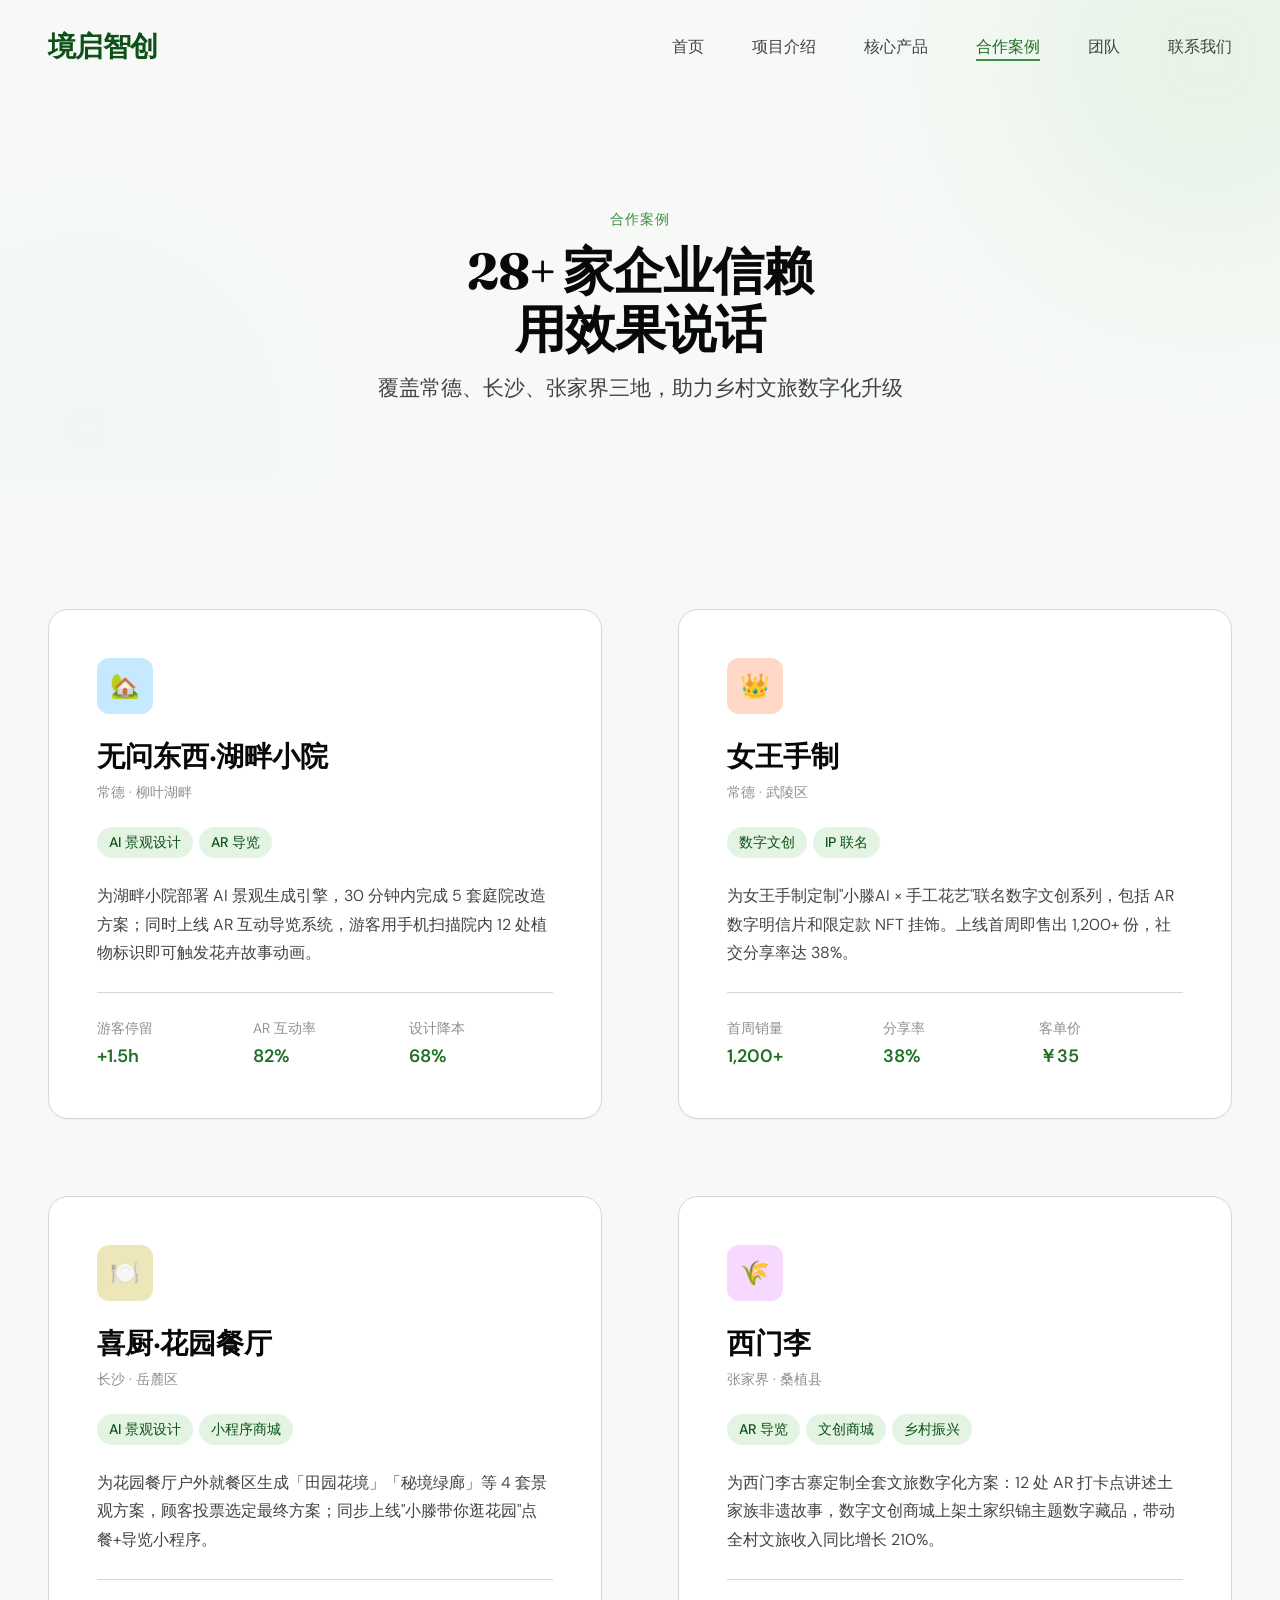
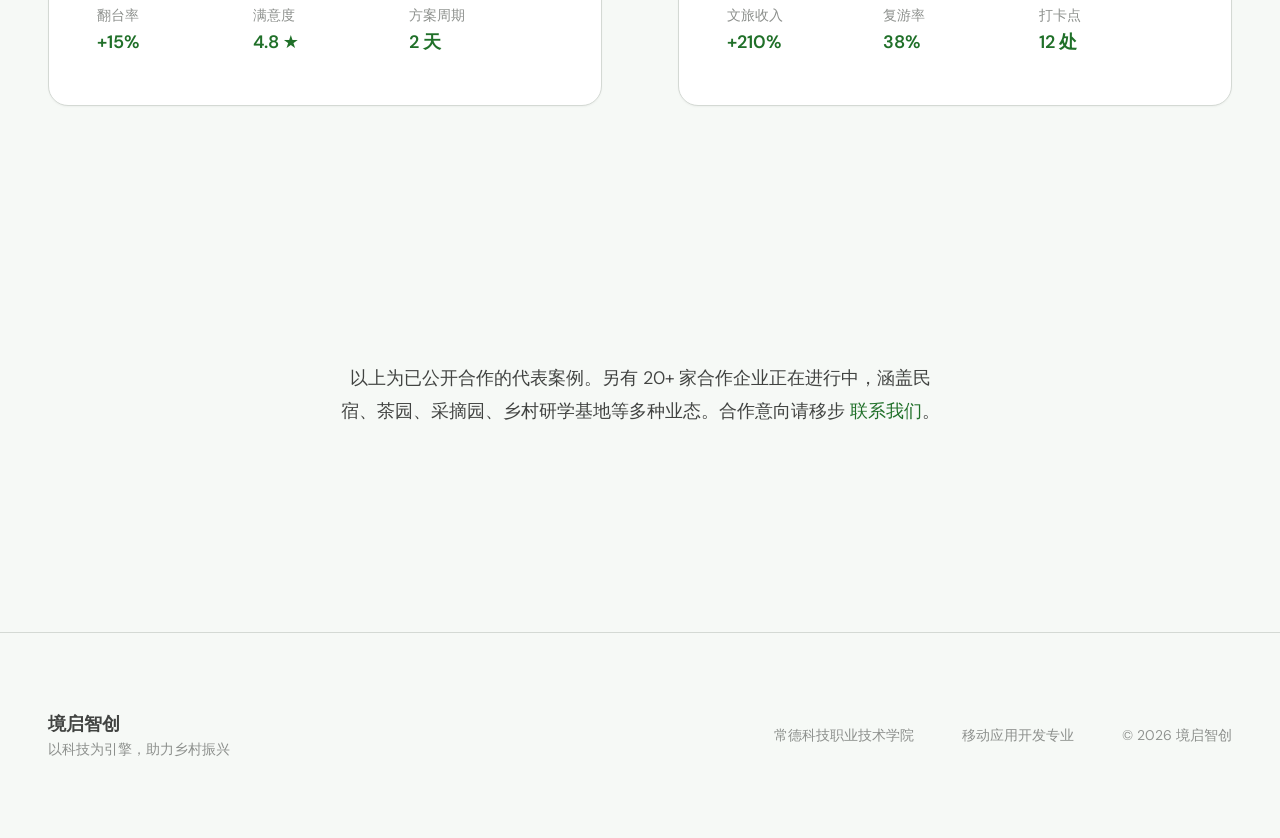
<file: cases.html>
<!DOCTYPE html>
<html lang="zh-CN">
<head>
<meta charset="UTF-8">
<meta name="viewport" content="width=device-width, initial-scale=1.0">
<title>合作案例 — 境启智创</title>
<link rel="preconnect" href="https://fonts.googleapis.com">
<link rel="preconnect" href="https://fonts.gstatic.com" crossorigin>
<link href="https://fonts.googleapis.com/css2?family=Fraunces:opsz,wght@9..144,400;9..144,500;9..144,600;9..144,700&family=DM+Sans:wght@350;400;500;600&display=swap" rel="stylesheet">
<link rel="stylesheet" href="styles.css">
<style>
.cases-grid { display:grid; grid-template-columns:repeat(2,1fr); gap:var(--space-xl); padding:var(--space-2xl) 0; }
.case-card { background:white; border-radius:var(--radius-lg); overflow:hidden; box-shadow:var(--shadow-sm); border:1.5px solid var(--border-subtle); transition:transform 300ms var(--ease-out-quart),box-shadow 300ms var(--ease-out-quart),border-color 300ms var(--ease-out-quart); }
.case-card:hover { transform:translateY(-6px); box-shadow:var(--shadow-lg); border-color:var(--green-300); }
.case-card__header { padding:var(--space-lg) var(--space-lg) 0; }
.case-card__icon { width:56px; height:56px; border-radius:var(--radius-md); margin-bottom:var(--space-md); display:flex; align-items:center; justify-content:center; font-size:1.5rem; }
.case-card__icon--1 { background:oklch(92% 0.06 250); }
.case-card__icon--2 { background:oklch(92% 0.06 40); }
.case-card__icon--3 { background:oklch(92% 0.06 100); }
.case-card__icon--4 { background:oklch(92% 0.06 320); }
.case-card__title { font-family:var(--font-display); font-size:var(--text-xl); font-weight:600; color:var(--neutral-900); margin-bottom:var(--space-xs); line-height:1.3; }
.case-card__location { font-size:var(--text-xs); color:var(--text-muted); margin-bottom:var(--space-md); }
.case-card__body { padding:0 var(--space-lg) var(--space-lg); }
.case-card__tags { display:flex; flex-wrap:wrap; gap:6px; margin-bottom:var(--space-md); }
.case-card__tag { font-size:var(--text-xs); padding:4px 12px; border-radius:100px; background:var(--green-100); color:var(--green-700); font-weight:500; }
.case-card__desc { font-size:var(--text-sm); color:var(--text-secondary); line-height:1.8; margin-bottom:var(--space-md); }
.case-card__results { display:grid; grid-template-columns:repeat(3,1fr); gap:var(--space-sm); padding-top:var(--space-md); border-top:1px solid var(--border-subtle); }
.case-result__label { font-size:var(--text-xs); color:var(--text-muted); margin-bottom:2px; }
.case-result__value { font-weight:600; color:var(--green-600); font-size:var(--text-base); }

.partners { padding:var(--space-2xl) 0; }
.partners__text { text-align:center; max-width:600px; margin-inline:auto; margin-bottom:var(--space-xl); color:var(--text-secondary); line-height:1.8; }

@media (max-width:1024px) {
  .cases-grid { grid-template-columns:1fr; }
}
</style>
</head>
<body>

<nav class="nav" id="nav">
  <div class="container nav__inner">
    <a href="index.html" class="nav__brand">境启智创</a>
    <ul class="nav__links">
      <li><a href="index.html" class="nav__link">首页</a></li>
      <li><a href="about.html" class="nav__link">项目介绍</a></li>
      <li><a href="features.html" class="nav__link">核心产品</a></li>
      <li><a href="cases.html" class="nav__link nav__link--active">合作案例</a></li>
      <li><a href="team.html" class="nav__link">团队</a></li>
      <li><a href="contact.html" class="nav__link">联系我们</a></li>
    </ul>
  </div>
</nav>

<header class="page-header">
  <div class="page-header__bg">
    <div class="page-header__blob page-header__blob--1"></div>
    <div class="page-header__blob page-header__blob--2"></div>
  </div>
  <div class="container page-header__content">
    <p class="section__eyebrow">合作案例</p>
    <h1 class="page-header__title">28+ 家企业信赖<br>用效果说话</h1>
    <p class="page-header__subtitle">覆盖常德、长沙、张家界三地，助力乡村文旅数字化升级</p>
  </div>
</header>

<section>
  <div class="container">
    <div class="cases-grid">
      <div class="case-card reveal">
        <div class="case-card__header">
          <div class="case-card__icon case-card__icon--1">🏡</div>
          <h3 class="case-card__title">无问东西·湖畔小院</h3>
          <p class="case-card__location">常德 · 柳叶湖畔</p>
        </div>
        <div class="case-card__body">
          <div class="case-card__tags">
            <span class="case-card__tag">AI 景观设计</span><span class="case-card__tag">AR 导览</span>
          </div>
          <p class="case-card__desc">为湖畔小院部署 AI 景观生成引擎，30 分钟内完成 5 套庭院改造方案；同时上线 AR 互动导览系统，游客用手机扫描院内 12 处植物标识即可触发花卉故事动画。</p>
          <div class="case-card__results">
            <div><p class="case-result__label">游客停留</p><p class="case-result__value">+1.5h</p></div>
            <div><p class="case-result__label">AR 互动率</p><p class="case-result__value">82%</p></div>
            <div><p class="case-result__label">设计降本</p><p class="case-result__value">68%</p></div>
          </div>
        </div>
      </div>

      <div class="case-card reveal reveal--delay-1">
        <div class="case-card__header">
          <div class="case-card__icon case-card__icon--2">👑</div>
          <h3 class="case-card__title">女王手制</h3>
          <p class="case-card__location">常德 · 武陵区</p>
        </div>
        <div class="case-card__body">
          <div class="case-card__tags">
            <span class="case-card__tag">数字文创</span><span class="case-card__tag">IP 联名</span>
          </div>
          <p class="case-card__desc">为女王手制定制"小滕AI × 手工花艺"联名数字文创系列，包括 AR 数字明信片和限定款 NFT 挂饰。上线首周即售出 1,200+ 份，社交分享率达 38%。</p>
          <div class="case-card__results">
            <div><p class="case-result__label">首周销量</p><p class="case-result__value">1,200+</p></div>
            <div><p class="case-result__label">分享率</p><p class="case-result__value">38%</p></div>
            <div><p class="case-result__label">客单价</p><p class="case-result__value">￥35</p></div>
          </div>
        </div>
      </div>

      <div class="case-card reveal reveal--delay-2">
        <div class="case-card__header">
          <div class="case-card__icon case-card__icon--3">🍽️</div>
          <h3 class="case-card__title">喜厨·花园餐厅</h3>
          <p class="case-card__location">长沙 · 岳麓区</p>
        </div>
        <div class="case-card__body">
          <div class="case-card__tags">
            <span class="case-card__tag">AI 景观设计</span><span class="case-card__tag">小程序商城</span>
          </div>
          <p class="case-card__desc">为花园餐厅户外就餐区生成「田园花境」「秘境绿廊」等 4 套景观方案，顾客投票选定最终方案；同步上线"小滕带你逛花园"点餐+导览小程序。</p>
          <div class="case-card__results">
            <div><p class="case-result__label">翻台率</p><p class="case-result__value">+15%</p></div>
            <div><p class="case-result__label">满意度</p><p class="case-result__value">4.8 ★</p></div>
            <div><p class="case-result__label">方案周期</p><p class="case-result__value">2 天</p></div>
          </div>
        </div>
      </div>

      <div class="case-card reveal reveal--delay-3">
        <div class="case-card__header">
          <div class="case-card__icon case-card__icon--4">🌾</div>
          <h3 class="case-card__title">西门李</h3>
          <p class="case-card__location">张家界 · 桑植县</p>
        </div>
        <div class="case-card__body">
          <div class="case-card__tags">
            <span class="case-card__tag">AR 导览</span><span class="case-card__tag">文创商城</span><span class="case-card__tag">乡村振兴</span>
          </div>
          <p class="case-card__desc">为西门李古寨定制全套文旅数字化方案：12 处 AR 打卡点讲述土家族非遗故事，数字文创商城上架土家织锦主题数字藏品，带动全村文旅收入同比增长 210%。</p>
          <div class="case-card__results">
            <div><p class="case-result__label">文旅收入</p><p class="case-result__value">+210%</p></div>
            <div><p class="case-result__label">复游率</p><p class="case-result__value">38%</p></div>
            <div><p class="case-result__label">打卡点</p><p class="case-result__value">12 处</p></div>
          </div>
        </div>
      </div>
    </div>

    <div class="partners">
      <p class="partners__text reveal">以上为已公开合作的代表案例。另有 20+ 家合作企业正在进行中，涵盖民宿、茶园、采摘园、乡村研学基地等多种业态。合作意向请移步 <a href="contact.html" style="color:var(--green-600);font-weight:500;">联系我们</a>。</p>
    </div>
  </div>
</section>

<footer class="footer">
  <div class="container footer__inner">
    <div><div class="footer__brand">境启智创</div><p class="footer__slogan">以科技为引擎，助力乡村振兴</p></div>
    <div class="footer__links">
      <a href="about.html" class="footer__link">常德科技职业技术学院</a>
      <a href="about.html" class="footer__link">移动应用开发专业</a>
      <span class="footer__link">© 2026 境启智创</span>
    </div>
  </div>
</footer>

<script>
(function(){
var n=document.getElementById('nav'),st=false;window.addEventListener('scroll',function(){if(!st){requestAnimationFrame(function(){n.classList.toggle('nav--scrolled',window.scrollY>40);st=false});st=true}},{passive:true});
document.querySelectorAll('.reveal').forEach(function(el){var o=new IntersectionObserver(function(e){e.forEach(function(en){if(en.isIntersecting){en.target.classList.add('reveal--visible');o.unobserve(en.target)}})},{threshold:0.15,rootMargin:'0px 0px -40px 0px'});o.observe(el)});
})();
</script>
</body>
</html>
</file>
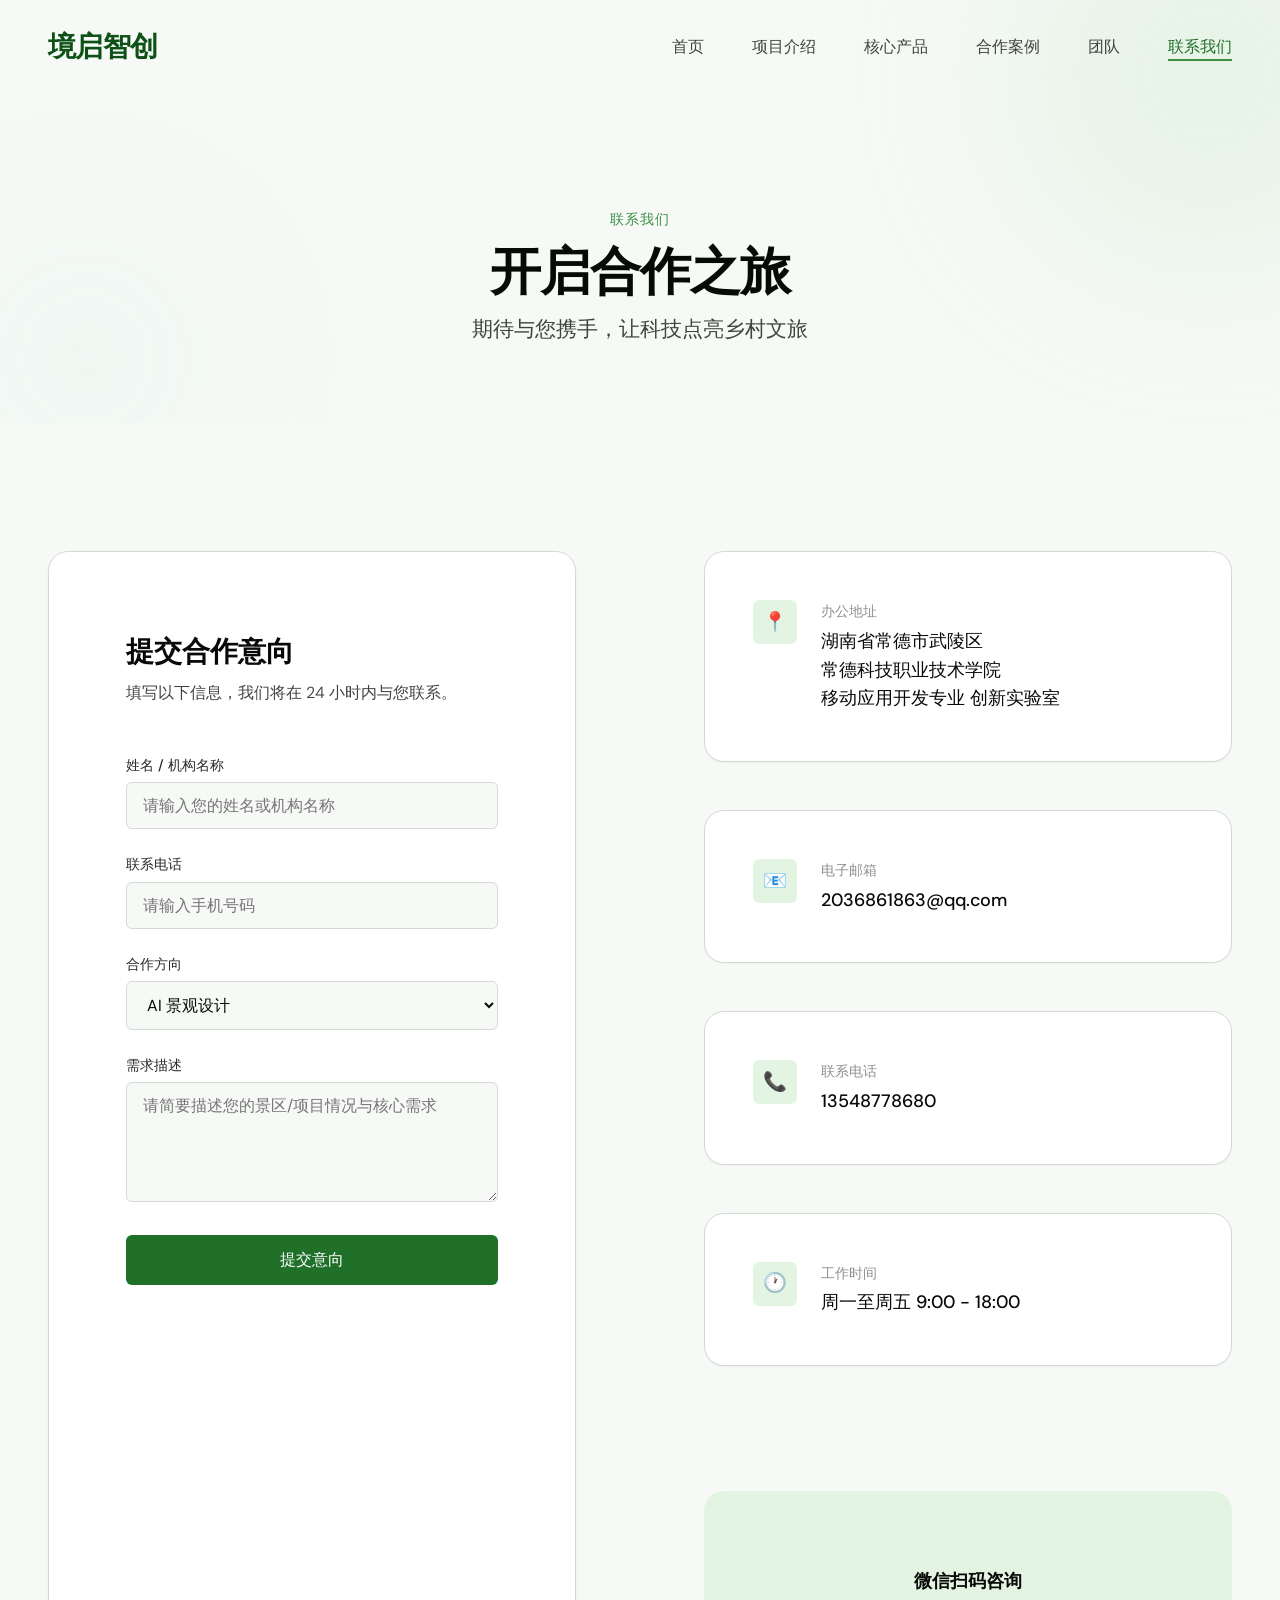
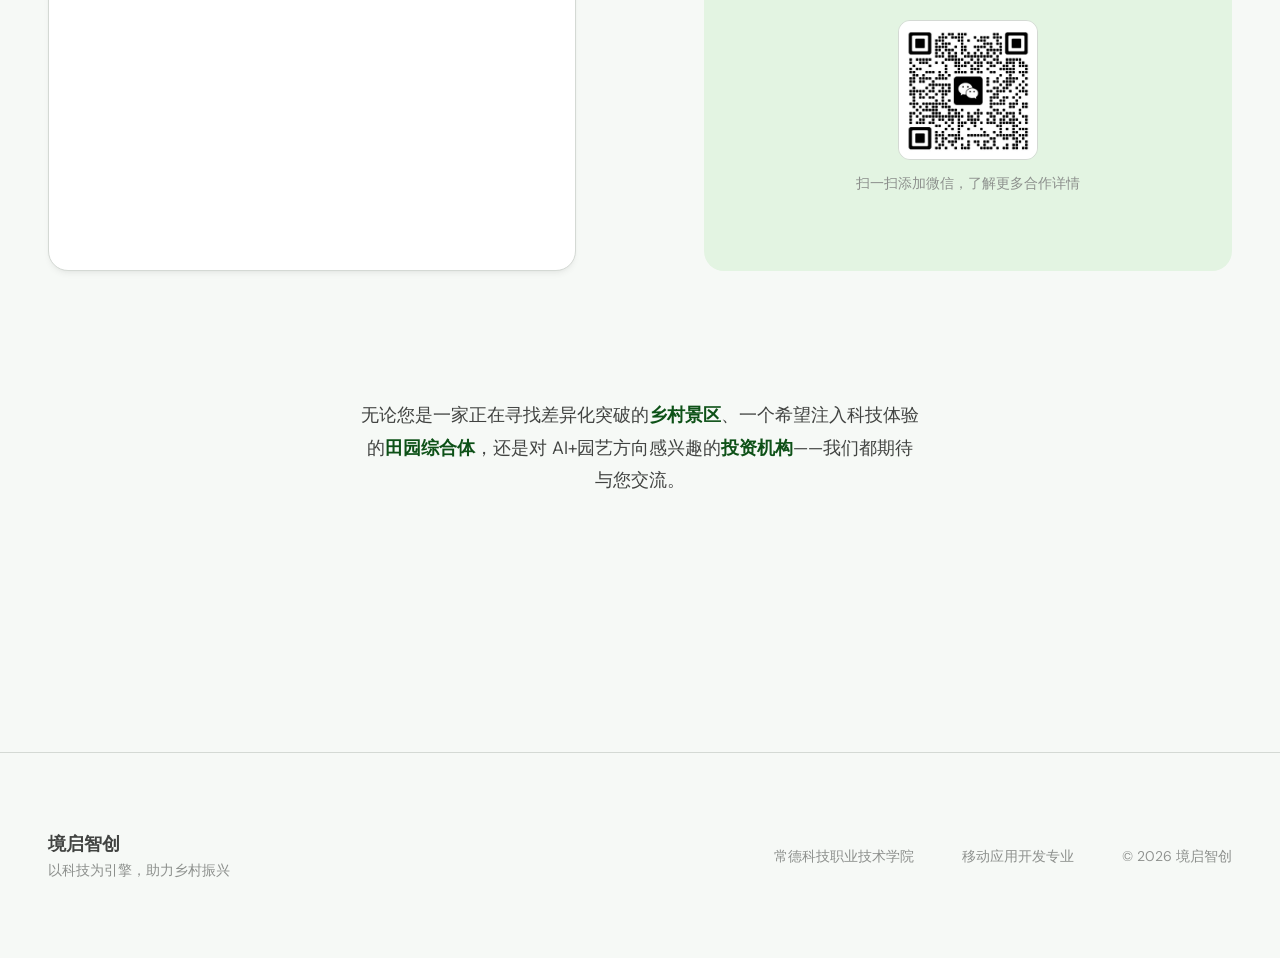
<file: contact.html>
<!DOCTYPE html>
<html lang="zh-CN">
<head>
<meta charset="UTF-8">
<meta name="viewport" content="width=device-width, initial-scale=1.0">
<title>联系我们 — 境启智创</title>
<link rel="preconnect" href="https://fonts.googleapis.com">
<link rel="preconnect" href="https://fonts.gstatic.com" crossorigin>
<link href="https://fonts.googleapis.com/css2?family=Fraunces:opsz,wght@9..144,400;9..144,500;9..144,600;9..144,700&family=DM+Sans:wght@350;400;500;600&display=swap" rel="stylesheet">
<link rel="stylesheet" href="styles.css">
<style>
.contact-section { padding:var(--space-2xl) 0; }
.contact-grid { display:grid; grid-template-columns:1fr 1fr; gap:var(--space-2xl); }
.contact-form { background:white; border-radius:var(--radius-lg); padding:var(--space-xl); box-shadow:var(--shadow-md); border:1.5px solid var(--border-subtle); }
.contact-form__title { font-family:var(--font-display); font-size:var(--text-xl); font-weight:600; color:var(--neutral-900); margin-bottom:var(--space-xs); }
.contact-form__desc { font-size:var(--text-sm); color:var(--text-secondary); margin-bottom:var(--space-lg); }
.form-group { margin-bottom:var(--space-md); }
.form-label { display:block; font-size:var(--text-xs); font-weight:500; color:var(--neutral-700); margin-bottom:6px; }
.form-input { width:100%; padding:12px 16px; border:1.5px solid var(--border-subtle); border-radius:var(--radius-sm); font-family:var(--font-body); font-size:var(--text-sm); color:var(--text-primary); background:var(--surface); transition:border-color 200ms var(--ease-out-quart); outline:none; }
.form-input:focus { border-color:var(--green-400); box-shadow:0 0 0 3px oklch(68% 0.13 145/0.1); }
.form-textarea { min-height:120px; resize:vertical; }
.form-submit { width:100%; padding:14px; background:var(--green-600); color:white; border:none; border-radius:var(--radius-sm); font-family:var(--font-body); font-size:var(--text-sm); font-weight:500; cursor:pointer; transition:background 200ms var(--ease-out-quart),transform 200ms var(--ease-out-quart); }
.form-submit:hover { background:var(--green-700); transform:translateY(-1px); }
.form-submit:active { transform:translateY(0); }

.contact-info { display:flex; flex-direction:column; gap:var(--space-lg); }
.contact-info__card { padding:var(--space-lg); background:white; border-radius:var(--radius-lg); box-shadow:var(--shadow-sm); border:1.5px solid var(--border-subtle); display:flex; gap:var(--space-md); align-items:flex-start; transition:border-color 300ms var(--ease-out-quart); }
.contact-info__card:hover { border-color:var(--green-300); }
.contact-info__icon { width:44px; height:44px; border-radius:var(--radius-sm); background:var(--green-100); display:flex; align-items:center; justify-content:center; font-size:1.2rem; flex-shrink:0; }
.contact-info__label { font-size:var(--text-xs); color:var(--text-muted); margin-bottom:4px; }
.contact-info__value { font-weight:500; color:var(--neutral-900); font-size:var(--text-base); }

.contact-qr { margin-top:var(--space-xl); text-align:center; padding:var(--space-xl); background:var(--surface-alt); border-radius:var(--radius-lg); }
.contact-qr__title { font-weight:600; color:var(--neutral-900); margin-bottom:var(--space-md); font-size:var(--text-base); }
.contact-qr__img { width:140px; height:140px; border-radius:var(--radius-md); margin:0 auto var(--space-sm); display:block; border:1.5px solid var(--border-subtle); }
.contact-qr__note { font-size:var(--text-xs); color:var(--text-muted); }

.cta-alt { padding:var(--space-2xl) 0; text-align:center; }
.cta-alt__text { max-width:560px; margin-inline:auto; color:var(--text-secondary); line-height:1.8; font-size:var(--text-base); }
.cta-alt__text strong { color:var(--green-700); }

@media (max-width:1024px) {
  .contact-grid { grid-template-columns:1fr; }
}
</style>
</head>
<body>

<nav class="nav" id="nav">
  <div class="container nav__inner">
    <a href="index.html" class="nav__brand">境启智创</a>
    <ul class="nav__links">
      <li><a href="index.html" class="nav__link">首页</a></li>
      <li><a href="about.html" class="nav__link">项目介绍</a></li>
      <li><a href="features.html" class="nav__link">核心产品</a></li>
      <li><a href="cases.html" class="nav__link">合作案例</a></li>
      <li><a href="team.html" class="nav__link">团队</a></li>
      <li><a href="contact.html" class="nav__link nav__link--active">联系我们</a></li>
    </ul>
  </div>
</nav>

<header class="page-header">
  <div class="page-header__bg">
    <div class="page-header__blob page-header__blob--1"></div>
    <div class="page-header__blob page-header__blob--2"></div>
  </div>
  <div class="container page-header__content">
    <p class="section__eyebrow">联系我们</p>
    <h1 class="page-header__title">开启合作之旅</h1>
    <p class="page-header__subtitle">期待与您携手，让科技点亮乡村文旅</p>
  </div>
</header>

<section class="contact-section">
  <div class="container">
    <div class="contact-grid">
      <div class="contact-form reveal">
        <h2 class="contact-form__title">提交合作意向</h2>
        <p class="contact-form__desc">填写以下信息，我们将在 24 小时内与您联系。</p>
        <form onsubmit="event.preventDefault();alert('感谢您的提交！我们会尽快与您联系。');">
          <div class="form-group">
            <label class="form-label" for="name">姓名 / 机构名称</label>
            <input class="form-input" type="text" id="name" placeholder="请输入您的姓名或机构名称" required>
          </div>
          <div class="form-group">
            <label class="form-label" for="phone">联系电话</label>
            <input class="form-input" type="tel" id="phone" placeholder="请输入手机号码" required>
          </div>
          <div class="form-group">
            <label class="form-label" for="type">合作方向</label>
            <select class="form-input" id="type" style="appearance:auto;">
              <option>AI 景观设计</option>
              <option>AR 互动导览</option>
              <option>数字文创商城</option>
              <option>全套方案</option>
              <option>其他</option>
            </select>
          </div>
          <div class="form-group">
            <label class="form-label" for="message">需求描述</label>
            <textarea class="form-input form-textarea" id="message" placeholder="请简要描述您的景区/项目情况与核心需求"></textarea>
          </div>
          <button type="submit" class="form-submit">提交意向</button>
        </form>
      </div>

      <div class="contact-info">
        <div class="contact-info__card reveal reveal--delay-1">
          <div class="contact-info__icon">📍</div>
          <div>
            <p class="contact-info__label">办公地址</p>
            <p class="contact-info__value">湖南省常德市武陵区<br>常德科技职业技术学院<br>移动应用开发专业 创新实验室</p>
          </div>
        </div>
        <div class="contact-info__card reveal reveal--delay-2">
          <div class="contact-info__icon">📧</div>
          <div>
            <p class="contact-info__label">电子邮箱</p>
            <p class="contact-info__value">2036861863@qq.com</p>
          </div>
        </div>
        <div class="contact-info__card reveal reveal--delay-3">
          <div class="contact-info__icon">📞</div>
          <div>
            <p class="contact-info__label">联系电话</p>
            <p class="contact-info__value">13548778680</p>
          </div>
        </div>
        <div class="contact-info__card reveal reveal--delay-2">
          <div class="contact-info__icon">🕐</div>
          <div>
            <p class="contact-info__label">工作时间</p>
            <p class="contact-info__value">周一至周五 9:00 - 18:00</p>
          </div>
        </div>

        <div class="contact-qr reveal reveal--delay-3">
          <p class="contact-qr__title">微信扫码咨询</p>
          <img class="contact-qr__img" src="qr-wechat.jpg" alt="微信二维码">
          <p class="contact-qr__note">扫一扫添加微信，了解更多合作详情</p>
        </div>
      </div>
    </div>

    <div class="cta-alt reveal">
      <p class="cta-alt__text">无论您是一家正在寻找差异化突破的<strong>乡村景区</strong>、一个希望注入科技体验的<strong>田园综合体</strong>，还是对 AI+园艺方向感兴趣的<strong>投资机构</strong>——我们都期待与您交流。</p>
    </div>
  </div>
</section>

<footer class="footer">
  <div class="container footer__inner">
    <div><div class="footer__brand">境启智创</div><p class="footer__slogan">以科技为引擎，助力乡村振兴</p></div>
    <div class="footer__links">
      <a href="about.html" class="footer__link">常德科技职业技术学院</a>
      <a href="about.html" class="footer__link">移动应用开发专业</a>
      <span class="footer__link">© 2026 境启智创</span>
    </div>
  </div>
</footer>

<script>
(function(){
var n=document.getElementById('nav'),st=false;window.addEventListener('scroll',function(){if(!st){requestAnimationFrame(function(){n.classList.toggle('nav--scrolled',window.scrollY>40);st=false});st=true}},{passive:true});
document.querySelectorAll('.reveal').forEach(function(el){var o=new IntersectionObserver(function(e){e.forEach(function(en){if(en.isIntersecting){en.target.classList.add('reveal--visible');o.unobserve(en.target)}})},{threshold:0.15,rootMargin:'0px 0px -40px 0px'});o.observe(el)});
})();
</script>
</body>
</html>
</file>
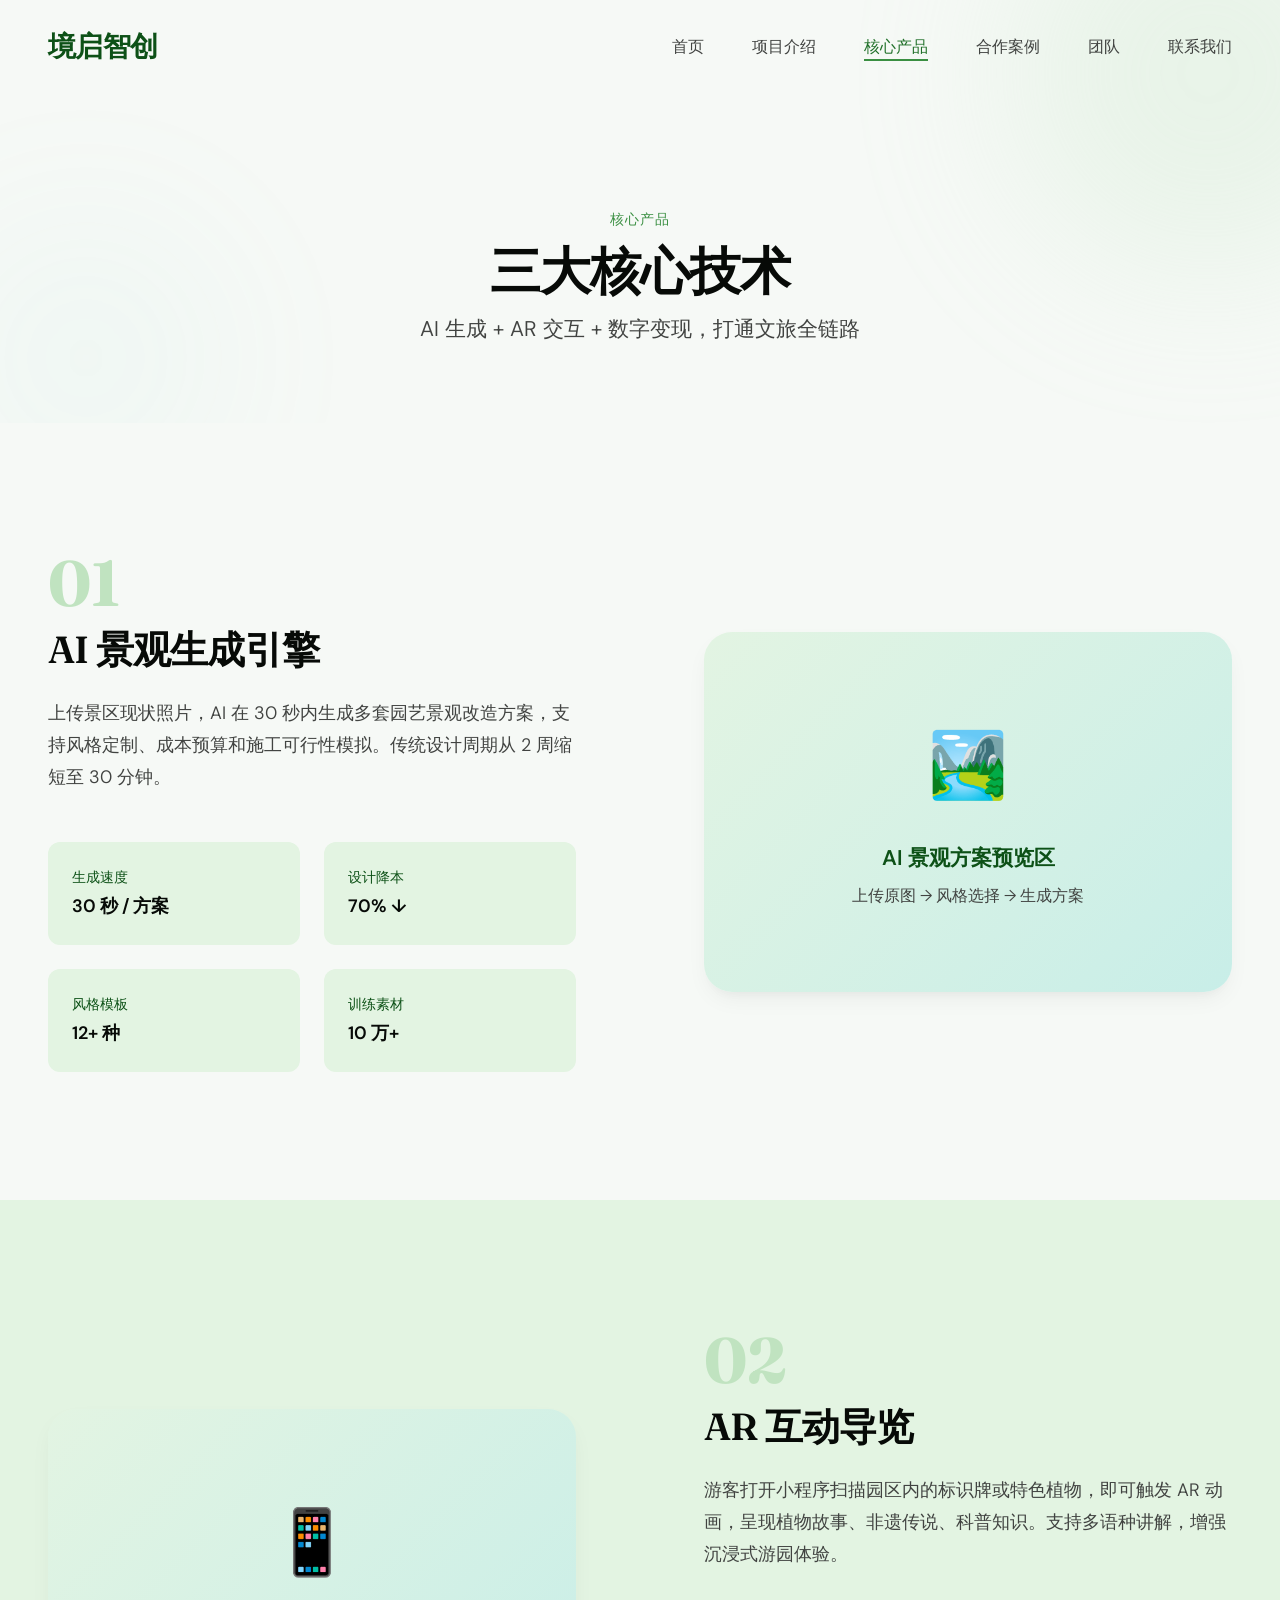
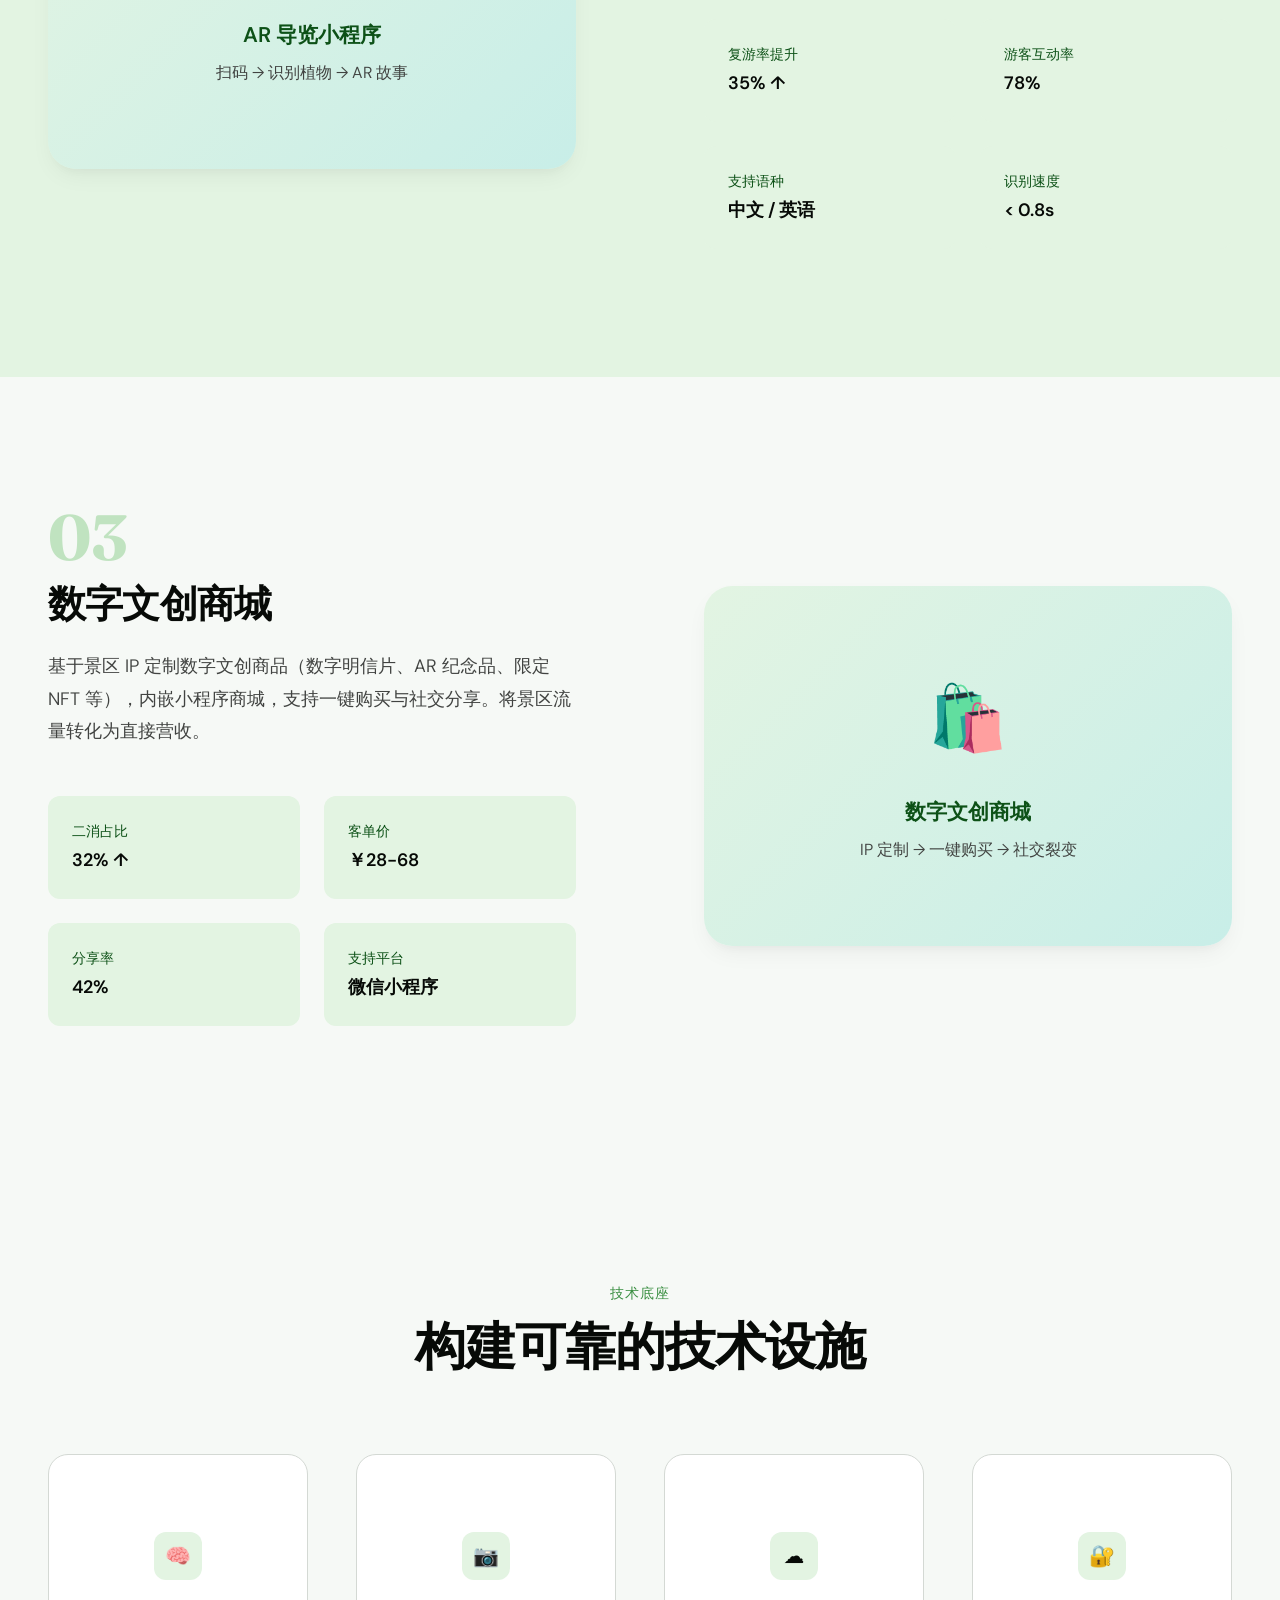
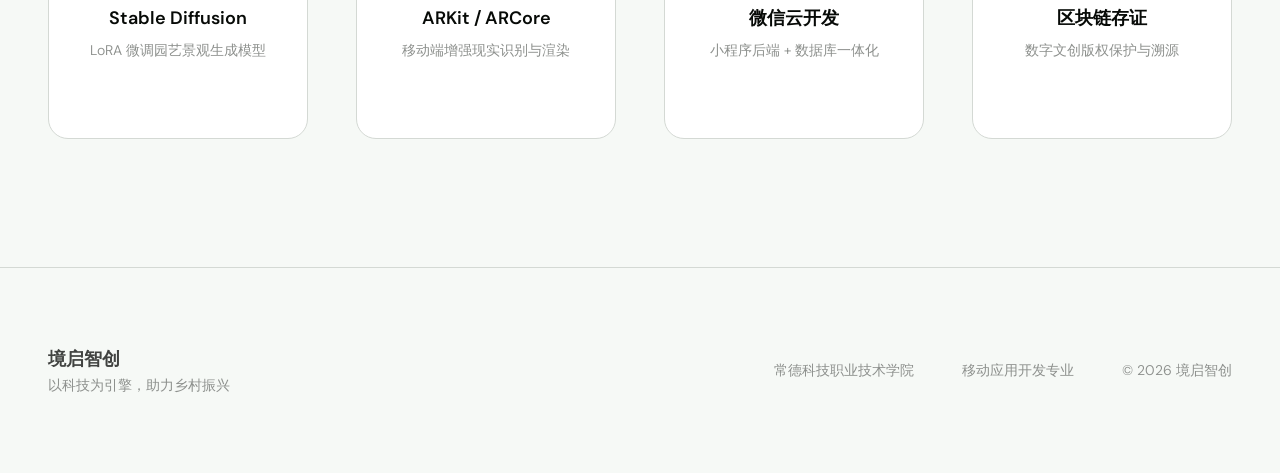
<file: features.html>
<!DOCTYPE html>
<html lang="zh-CN">
<head>
<meta charset="UTF-8">
<meta name="viewport" content="width=device-width, initial-scale=1.0">
<title>核心产品 — 境启智创</title>
<link rel="preconnect" href="https://fonts.googleapis.com">
<link rel="preconnect" href="https://fonts.gstatic.com" crossorigin>
<link href="https://fonts.googleapis.com/css2?family=Fraunces:opsz,wght@9..144,400;9..144,500;9..144,600;9..144,700&family=DM+Sans:wght@350;400;500;600&display=swap" rel="stylesheet">
<link rel="stylesheet" href="styles.css">
<style>
.feature-block { padding:var(--space-2xl) 0; }
.feature-block--alt { background:var(--surface-alt); }
.feature-block__grid { display:grid; grid-template-columns:1fr 1fr; gap:var(--space-2xl); align-items:center; }
.feature-block__grid--reverse .feature-block__visual { order:-1; }
.feature-block__number { font-family:var(--font-display); font-size:4rem; font-weight:700; color:var(--green-200); line-height:1; margin-bottom:var(--space-sm); }
.feature-block__title { font-family:var(--font-display); font-size:var(--text-2xl); font-weight:600; color:var(--neutral-900); margin-bottom:var(--space-md); line-height:1.2; letter-spacing:-0.02em; }
.feature-block__desc { font-size:var(--text-base); color:var(--text-secondary); line-height:1.8; margin-bottom:var(--space-lg); }
.feature-block__highlights { display:grid; grid-template-columns:repeat(2,1fr); gap:var(--space-md); }
.feature-highlight { padding:var(--space-md); border-radius:var(--radius-md); background:var(--green-100); }
.feature-highlight__label { font-size:var(--text-xs); font-weight:500; color:var(--green-700); margin-bottom:4px; }
.feature-highlight__value { font-weight:600; color:var(--neutral-900); font-size:var(--text-base); }
.feature-block__visual { position:relative; border-radius:var(--radius-xl); overflow:hidden; box-shadow:var(--shadow-lg); }
.feature-block__visual img { width:100%; display:block; }
.feature-block__visual--mockup { background:linear-gradient(135deg,var(--green-100),oklch(92% 0.04 185)); display:flex; align-items:center; justify-content:center; min-height:360px; }
.feature-block__visual-text { text-align:center; padding:var(--space-xl); }
.feature-block__visual-icon { font-size:4rem; margin-bottom:var(--space-md); }

.tech-stack { padding:var(--space-2xl) 0; }
.tech-grid { display:grid; grid-template-columns:repeat(4,1fr); gap:var(--space-lg); }
.tech-card { text-align:center; padding:var(--space-xl) var(--space-md); border-radius:var(--radius-lg); background:white; border:1.5px solid var(--border-subtle); transition:border-color 300ms var(--ease-out-quart),transform 300ms var(--ease-out-quart); }
.tech-card:hover { border-color:var(--green-300); transform:translateY(-4px); }
.tech-card__icon { width:48px; height:48px; border-radius:var(--radius-md); background:var(--green-100); display:flex; align-items:center; justify-content:center; margin:0 auto var(--space-md); font-size:1.3rem; }
.tech-card__name { font-weight:600; font-size:var(--text-base); color:var(--neutral-900); margin-bottom:var(--space-xs); }
.tech-card__desc { font-size:var(--text-xs); color:var(--text-muted); line-height:1.6; }

@media (max-width:1024px) {
  .feature-block__grid { grid-template-columns:1fr; }
  .feature-block__grid--reverse .feature-block__visual { order:0; }
  .tech-grid { grid-template-columns:repeat(2,1fr); }
}
@media (max-width:640px) {
  .feature-block__highlights { grid-template-columns:1fr; }
  .tech-grid { grid-template-columns:1fr; }
}
</style>
</head>
<body>

<nav class="nav" id="nav">
  <div class="container nav__inner">
    <a href="index.html" class="nav__brand">境启智创</a>
    <ul class="nav__links">
      <li><a href="index.html" class="nav__link">首页</a></li>
      <li><a href="about.html" class="nav__link">项目介绍</a></li>
      <li><a href="features.html" class="nav__link nav__link--active">核心产品</a></li>
      <li><a href="cases.html" class="nav__link">合作案例</a></li>
      <li><a href="team.html" class="nav__link">团队</a></li>
      <li><a href="contact.html" class="nav__link">联系我们</a></li>
    </ul>
  </div>
</nav>

<header class="page-header">
  <div class="page-header__bg">
    <div class="page-header__blob page-header__blob--1"></div>
    <div class="page-header__blob page-header__blob--2"></div>
  </div>
  <div class="container page-header__content">
    <p class="section__eyebrow">核心产品</p>
    <h1 class="page-header__title">三大核心技术</h1>
    <p class="page-header__subtitle">AI 生成 + AR 交互 + 数字变现，打通文旅全链路</p>
  </div>
</header>

<section class="feature-block">
  <div class="container">
    <div class="feature-block__grid">
      <div class="reveal">
        <div class="feature-block__number">01</div>
        <h2 class="feature-block__title">AI 景观生成引擎</h2>
        <p class="feature-block__desc">上传景区现状照片，AI 在 30 秒内生成多套园艺景观改造方案，支持风格定制、成本预算和施工可行性模拟。传统设计周期从 2 周缩短至 30 分钟。</p>
        <div class="feature-block__highlights">
          <div class="feature-highlight"><p class="feature-highlight__label">生成速度</p><p class="feature-highlight__value">30 秒 / 方案</p></div>
          <div class="feature-highlight"><p class="feature-highlight__label">设计降本</p><p class="feature-highlight__value">70% ↓</p></div>
          <div class="feature-highlight"><p class="feature-highlight__label">风格模板</p><p class="feature-highlight__value">12+ 种</p></div>
          <div class="feature-highlight"><p class="feature-highlight__label">训练素材</p><p class="feature-highlight__value">10 万+</p></div>
        </div>
      </div>
      <div class="feature-block__visual feature-block__visual--mockup reveal reveal--delay-1">
        <div class="feature-block__visual-text">
          <div class="feature-block__visual-icon">🏞️</div>
          <p style="font-weight:600;color:var(--green-700);font-size:var(--text-lg);">AI 景观方案预览区</p>
          <p style="color:var(--text-secondary);font-size:var(--text-sm);margin-top:8px;">上传原图 → 风格选择 → 生成方案</p>
        </div>
      </div>
    </div>
  </div>
</section>

<section class="feature-block feature-block--alt">
  <div class="container">
    <div class="feature-block__grid feature-block__grid--reverse">
      <div class="reveal">
        <div class="feature-block__number">02</div>
        <h2 class="feature-block__title">AR 互动导览</h2>
        <p class="feature-block__desc">游客打开小程序扫描园区内的标识牌或特色植物，即可触发 AR 动画，呈现植物故事、非遗传说、科普知识。支持多语种讲解，增强沉浸式游园体验。</p>
        <div class="feature-block__highlights">
          <div class="feature-highlight"><p class="feature-highlight__label">复游率提升</p><p class="feature-highlight__value">35% ↑</p></div>
          <div class="feature-highlight"><p class="feature-highlight__label">游客互动率</p><p class="feature-highlight__value">78%</p></div>
          <div class="feature-highlight"><p class="feature-highlight__label">支持语种</p><p class="feature-highlight__value">中文 / 英语</p></div>
          <div class="feature-highlight"><p class="feature-highlight__label">识别速度</p><p class="feature-highlight__value">&lt; 0.8s</p></div>
        </div>
      </div>
      <div class="feature-block__visual feature-block__visual--mockup reveal reveal--delay-1">
        <div class="feature-block__visual-text">
          <div class="feature-block__visual-icon">📱</div>
          <p style="font-weight:600;color:var(--green-700);font-size:var(--text-lg);">AR 导览小程序</p>
          <p style="color:var(--text-secondary);font-size:var(--text-sm);margin-top:8px;">扫码 → 识别植物 → AR 故事</p>
        </div>
      </div>
    </div>
  </div>
</section>

<section class="feature-block">
  <div class="container">
    <div class="feature-block__grid">
      <div class="reveal">
        <div class="feature-block__number">03</div>
        <h2 class="feature-block__title">数字文创商城</h2>
        <p class="feature-block__desc">基于景区 IP 定制数字文创商品（数字明信片、AR 纪念品、限定 NFT 等），内嵌小程序商城，支持一键购买与社交分享。将景区流量转化为直接营收。</p>
        <div class="feature-block__highlights">
          <div class="feature-highlight"><p class="feature-highlight__label">二消占比</p><p class="feature-highlight__value">32% ↑</p></div>
          <div class="feature-highlight"><p class="feature-highlight__label">客单价</p><p class="feature-highlight__value">￥28-68</p></div>
          <div class="feature-highlight"><p class="feature-highlight__label">分享率</p><p class="feature-highlight__value">42%</p></div>
          <div class="feature-highlight"><p class="feature-highlight__label">支持平台</p><p class="feature-highlight__value">微信小程序</p></div>
        </div>
      </div>
      <div class="feature-block__visual feature-block__visual--mockup reveal reveal--delay-1">
        <div class="feature-block__visual-text">
          <div class="feature-block__visual-icon">🛍️</div>
          <p style="font-weight:600;color:var(--green-700);font-size:var(--text-lg);">数字文创商城</p>
          <p style="color:var(--text-secondary);font-size:var(--text-sm);margin-top:8px;">IP 定制 → 一键购买 → 社交裂变</p>
        </div>
      </div>
    </div>
  </div>
</section>

<section class="tech-stack">
  <div class="container">
    <div class="section__header reveal">
      <p class="section__eyebrow">技术底座</p>
      <h2 class="section__title">构建可靠的技术设施</h2>
    </div>
    <div class="tech-grid">
      <div class="tech-card reveal">
        <div class="tech-card__icon">🧠</div>
        <p class="tech-card__name">Stable Diffusion</p>
        <p class="tech-card__desc">LoRA 微调园艺景观生成模型</p>
      </div>
      <div class="tech-card reveal reveal--delay-1">
        <div class="tech-card__icon">📷</div>
        <p class="tech-card__name">ARKit / ARCore</p>
        <p class="tech-card__desc">移动端增强现实识别与渲染</p>
      </div>
      <div class="tech-card reveal reveal--delay-2">
        <div class="tech-card__icon">☁️</div>
        <p class="tech-card__name">微信云开发</p>
        <p class="tech-card__desc">小程序后端 + 数据库一体化</p>
      </div>
      <div class="tech-card reveal reveal--delay-3">
        <div class="tech-card__icon">🔐</div>
        <p class="tech-card__name">区块链存证</p>
        <p class="tech-card__desc">数字文创版权保护与溯源</p>
      </div>
    </div>
  </div>
</section>

<footer class="footer">
  <div class="container footer__inner">
    <div><div class="footer__brand">境启智创</div><p class="footer__slogan">以科技为引擎，助力乡村振兴</p></div>
    <div class="footer__links">
      <a href="about.html" class="footer__link">常德科技职业技术学院</a>
      <a href="about.html" class="footer__link">移动应用开发专业</a>
      <span class="footer__link">© 2026 境启智创</span>
    </div>
  </div>
</footer>

<script>
(function(){
var n=document.getElementById('nav'),st=false;window.addEventListener('scroll',function(){if(!st){requestAnimationFrame(function(){n.classList.toggle('nav--scrolled',window.scrollY>40);st=false});st=true}},{passive:true});
document.querySelectorAll('.reveal').forEach(function(el){var o=new IntersectionObserver(function(e){e.forEach(function(en){if(en.isIntersecting){en.target.classList.add('reveal--visible');o.unobserve(en.target)}})},{threshold:0.15,rootMargin:'0px 0px -40px 0px'});o.observe(el)});
})();
</script>
</body>
</html>
</file>
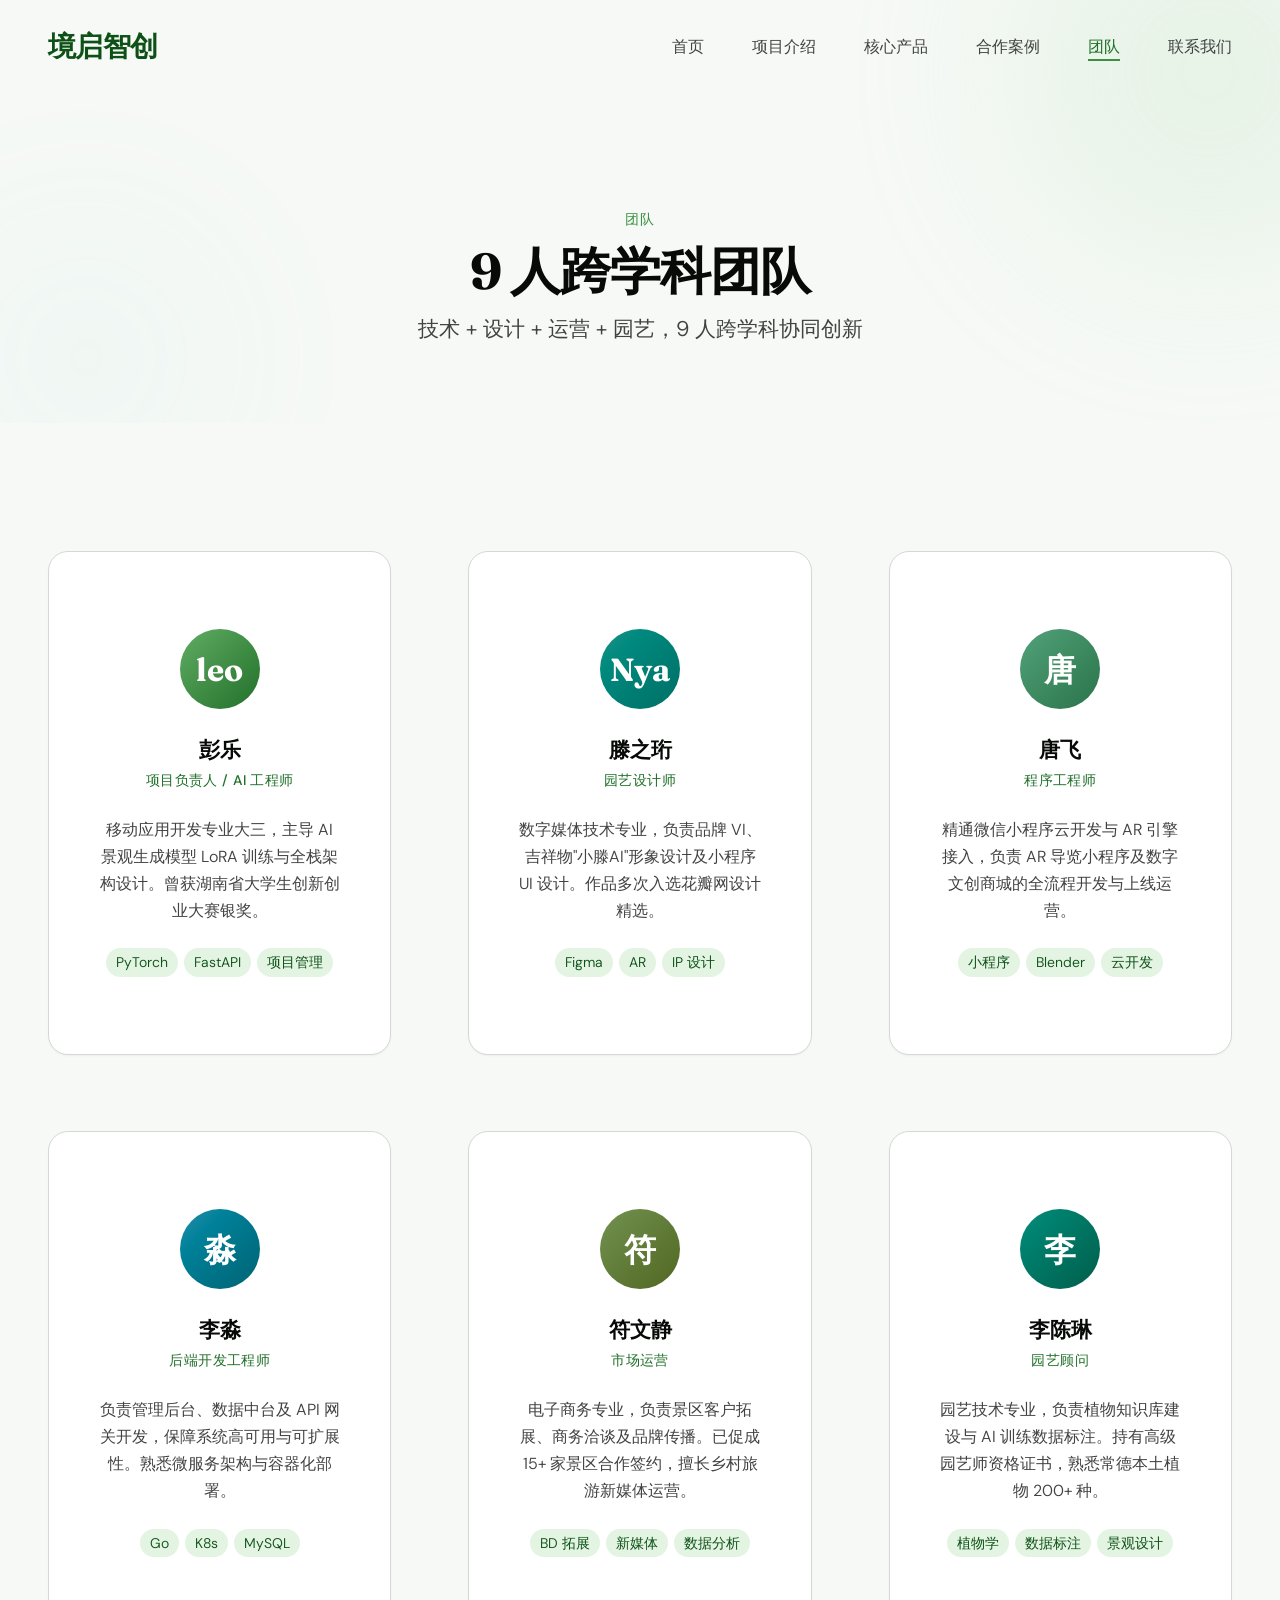
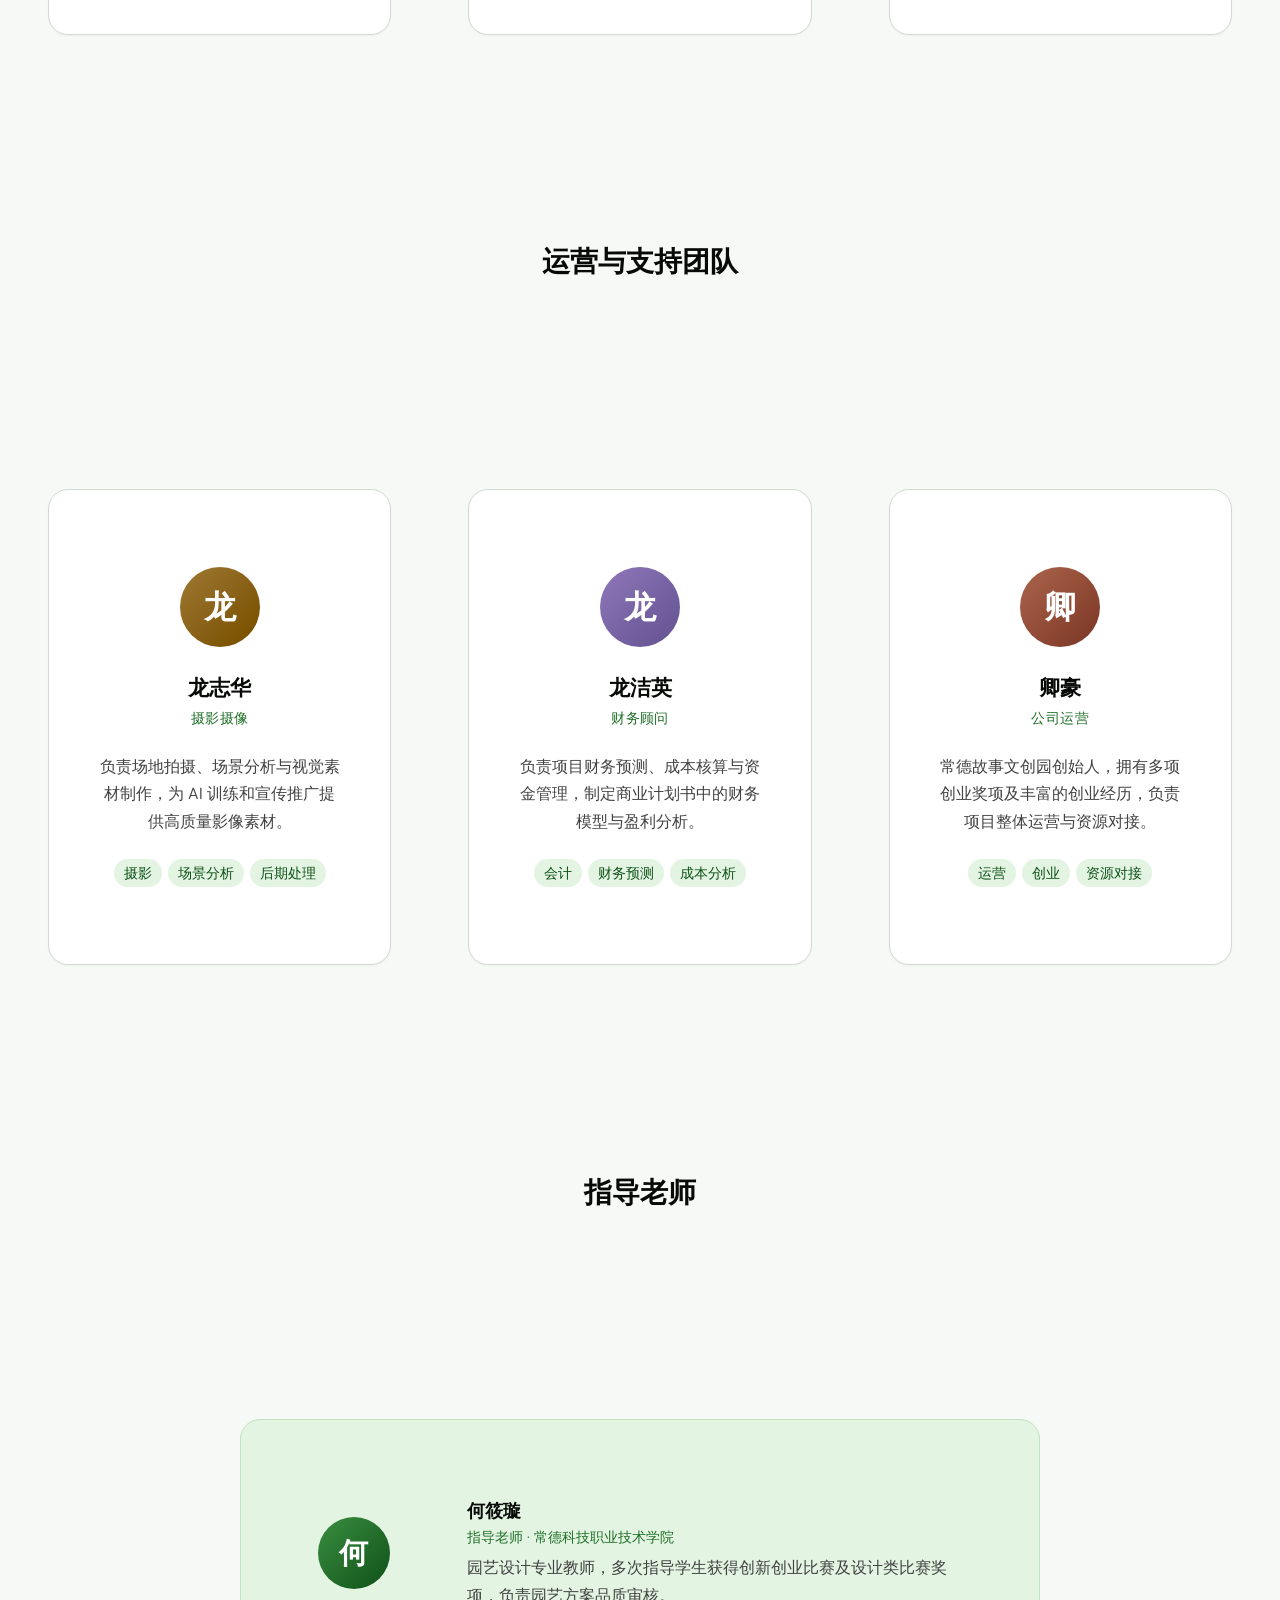
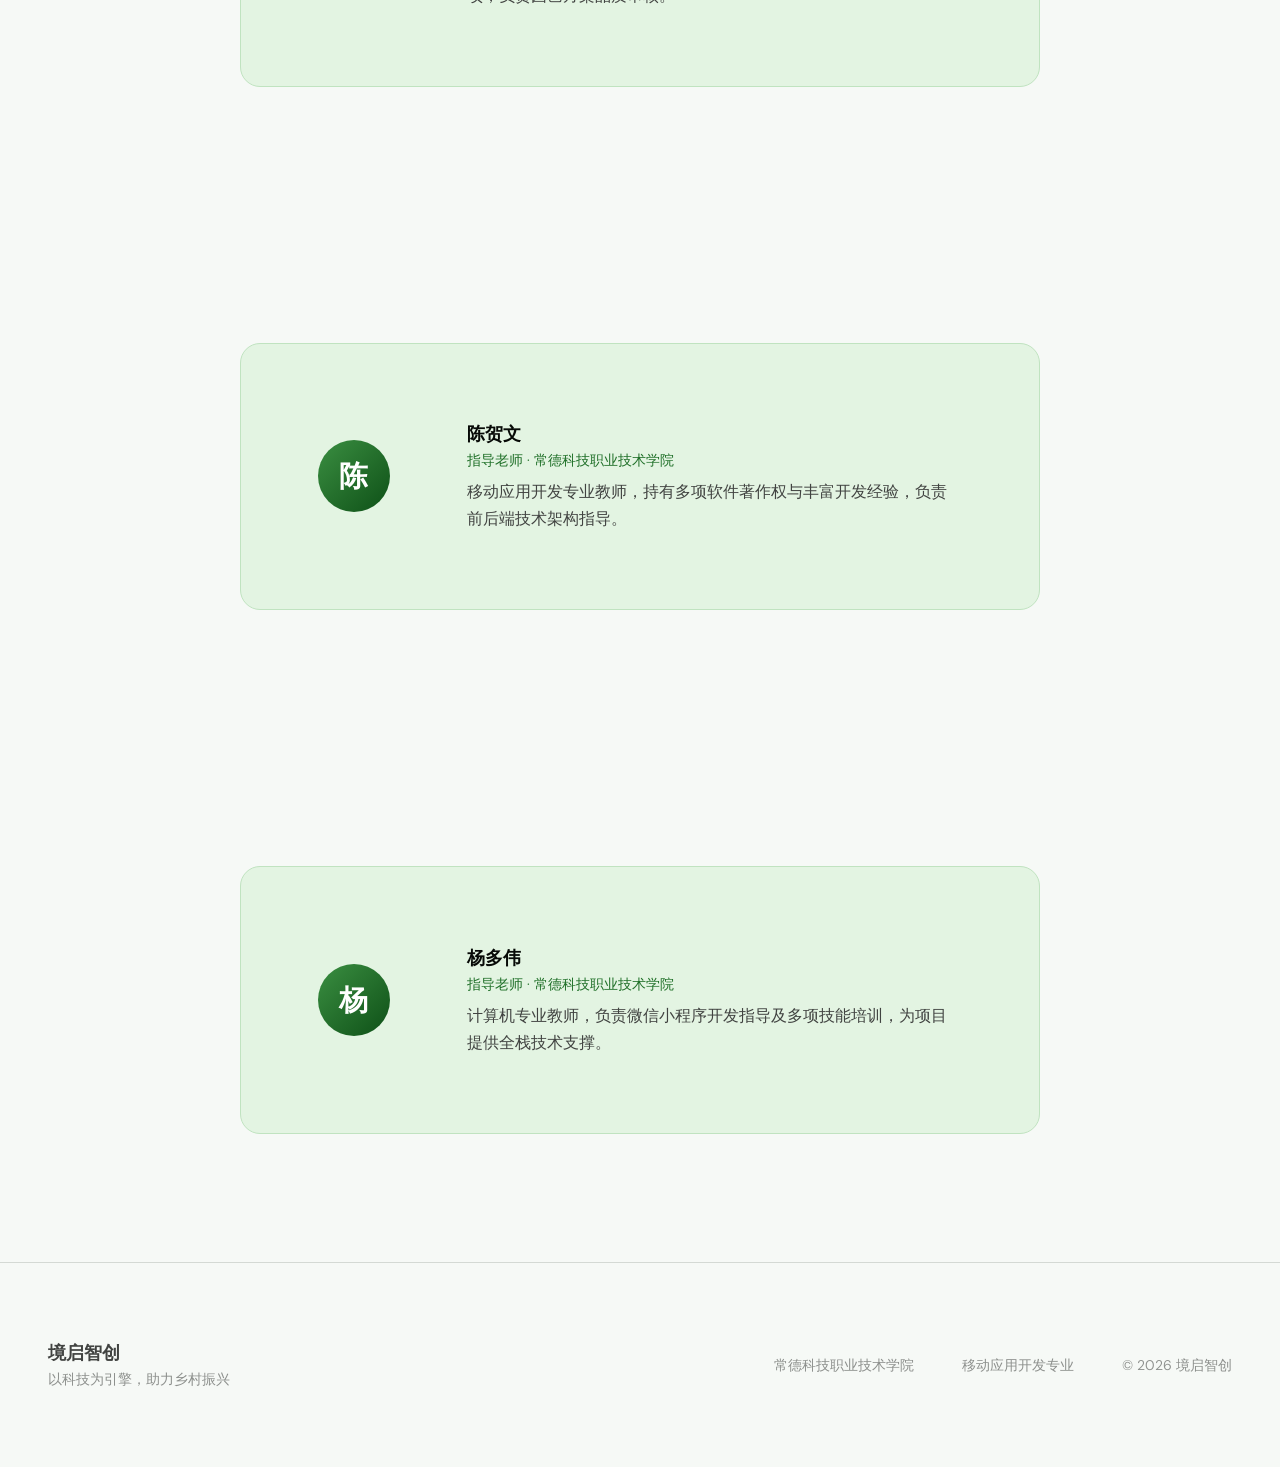
<file: team.html>
<!DOCTYPE html>
<html lang="zh-CN">
<head>
<meta charset="UTF-8">
<meta name="viewport" content="width=device-width, initial-scale=1.0">
<title>团队 — 境启智创</title>
<link rel="preconnect" href="https://fonts.googleapis.com">
<link rel="preconnect" href="https://fonts.gstatic.com" crossorigin>
<link href="https://fonts.googleapis.com/css2?family=Fraunces:opsz,wght@9..144,400;9..144,500;9..144,600;9..144,700&family=DM+Sans:wght@350;400;500;600&display=swap" rel="stylesheet">
<link rel="stylesheet" href="styles.css">
<style>
.team-grid { display:grid; grid-template-columns:repeat(3,1fr); gap:var(--space-xl); padding:var(--space-2xl) 0; }
.team-section-title { text-align:center; margin-top:var(--space-xl); margin-bottom:var(--space-xl); }
.team-section-title h2 { font-family:var(--font-display); font-size:var(--text-xl); font-weight:600; color:var(--neutral-900); }
.team-card { text-align:center; padding:var(--space-xl) var(--space-lg); border-radius:var(--radius-lg); background:white; box-shadow:var(--shadow-sm); border:1.5px solid var(--border-subtle); transition:transform 300ms var(--ease-out-quart),box-shadow 300ms var(--ease-out-quart),border-color 300ms var(--ease-out-quart); }
.team-card:hover { transform:translateY(-4px); box-shadow:var(--shadow-md); border-color:var(--green-300); }
.team-card__avatar { width:80px; height:80px; border-radius:50%; margin:0 auto var(--space-md); display:flex; align-items:center; justify-content:center; font-size:2rem; font-family:var(--font-display); font-weight:700; color:white; }
.team-card__avatar--1 { background:linear-gradient(135deg,var(--green-400),var(--green-600)); }
.team-card__avatar--2 { background:linear-gradient(135deg,oklch(60% 0.1 185),oklch(48% 0.1 185)); }
.team-card__avatar--3 { background:linear-gradient(135deg,oklch(65% 0.1 160),oklch(50% 0.1 155)); }
.team-card__avatar--4 { background:linear-gradient(135deg,oklch(60% 0.1 220),oklch(45% 0.1 210)); }
.team-card__avatar--5 { background:linear-gradient(135deg,oklch(62% 0.1 130),oklch(48% 0.1 125)); }
.team-card__avatar--6 { background:linear-gradient(135deg,oklch(58% 0.1 180),oklch(42% 0.1 175)); }
.team-card__avatar--7 { background:linear-gradient(135deg,oklch(60% 0.1 80),oklch(45% 0.1 75)); }
.team-card__avatar--8 { background:linear-gradient(135deg,oklch(62% 0.1 300),oklch(48% 0.1 295)); }
.team-card__avatar--9 { background:linear-gradient(135deg,oklch(58% 0.1 40),oklch(42% 0.1 35)); }
.team-card__name { font-size:var(--text-lg); font-weight:600; color:var(--neutral-900); margin-bottom:2px; }
.team-card__role { font-size:var(--text-xs); font-weight:500; color:var(--green-600); margin-bottom:var(--space-md); letter-spacing:0.03em; text-transform:uppercase; }
.team-card__bio { font-size:var(--text-sm); color:var(--text-secondary); line-height:1.7; }
.team-card__tags { display:flex; flex-wrap:wrap; justify-content:center; gap:6px; margin-top:var(--space-md); }
.team-card__tag { font-size:var(--text-xs); padding:3px 10px; border-radius:100px; background:var(--green-100); color:var(--green-700); }

.mentor { padding:var(--space-2xl) 0; }
.mentor-card { display:flex; align-items:center; gap:var(--space-xl); max-width:var(--content-narrow); margin-inline:auto; padding:var(--space-xl); border-radius:var(--radius-lg); background:var(--surface-alt); border:1.5px solid var(--green-200); }
.mentor-card__avatar { width:72px; height:72px; border-radius:50%; background:linear-gradient(135deg,var(--green-500),var(--green-700)); display:flex; align-items:center; justify-content:center; font-size:1.8rem; color:white; flex-shrink:0; font-family:var(--font-display); font-weight:700; }
.mentor-card__name { font-weight:600; font-size:var(--text-base); color:var(--neutral-900); }
.mentor-card__title { font-size:var(--text-xs); color:var(--green-600); margin-bottom:var(--space-xs); }
.mentor-card__desc { font-size:var(--text-sm); color:var(--text-secondary); line-height:1.7; }

@media (max-width:1024px) {
  .team-grid { grid-template-columns:repeat(2,1fr); }
}
@media (max-width:640px) {
  .team-grid { grid-template-columns:1fr; }
  .mentor-card { flex-direction:column; text-align:center; }
}
</style>
</head>
<body>

<nav class="nav" id="nav">
  <div class="container nav__inner">
    <a href="index.html" class="nav__brand">境启智创</a>
    <ul class="nav__links">
      <li><a href="index.html" class="nav__link">首页</a></li>
      <li><a href="about.html" class="nav__link">项目介绍</a></li>
      <li><a href="features.html" class="nav__link">核心产品</a></li>
      <li><a href="cases.html" class="nav__link">合作案例</a></li>
      <li><a href="team.html" class="nav__link nav__link--active">团队</a></li>
      <li><a href="contact.html" class="nav__link">联系我们</a></li>
    </ul>
  </div>
</nav>

<header class="page-header">
  <div class="page-header__bg">
    <div class="page-header__blob page-header__blob--1"></div>
    <div class="page-header__blob page-header__blob--2"></div>
  </div>
  <div class="container page-header__content">
    <p class="section__eyebrow">团队</p>
    <h1 class="page-header__title">9 人跨学科团队</h1>
    <p class="page-header__subtitle">技术 + 设计 + 运营 + 园艺，9 人跨学科协同创新</p>
  </div>
</header>

<section>
  <div class="container">
    <div class="team-grid">
      <div class="team-card reveal">
        <div class="team-card__avatar team-card__avatar--1">leo</div>
        <p class="team-card__name">彭乐</p>
        <p class="team-card__role">项目负责人 / AI 工程师</p>
        <p class="team-card__bio">移动应用开发专业大三，主导 AI 景观生成模型 LoRA 训练与全栈架构设计。曾获湖南省大学生创新创业大赛银奖。</p>
        <div class="team-card__tags">
          <span class="team-card__tag">PyTorch</span><span class="team-card__tag">FastAPI</span><span class="team-card__tag">项目管理</span>
        </div>
      </div>
      <div class="team-card reveal reveal--delay-1">
        <div class="team-card__avatar team-card__avatar--2">Nya</div>
        <p class="team-card__name">滕之珩</p>
        <p class="team-card__role">园艺设计师</p>
        <p class="team-card__bio">数字媒体技术专业，负责品牌 VI、吉祥物"小滕AI"形象设计及小程序 UI 设计。作品多次入选花瓣网设计精选。</p>
        <div class="team-card__tags">
          <span class="team-card__tag">Figma</span><span class="team-card__tag">AR</span><span class="team-card__tag">IP 设计</span>
        </div>
      </div>
      <div class="team-card reveal reveal--delay-2">
        <div class="team-card__avatar team-card__avatar--3">唐</div>
        <p class="team-card__name">唐飞</p>
        <p class="team-card__role">程序工程师</p>
        <p class="team-card__bio">精通微信小程序云开发与 AR 引擎接入，负责 AR 导览小程序及数字文创商城的全流程开发与上线运营。</p>
        <div class="team-card__tags">
          <span class="team-card__tag">小程序</span><span class="team-card__tag">Blender</span><span class="team-card__tag">云开发</span>
        </div>
      </div>
      <div class="team-card reveal reveal--delay-1">
        <div class="team-card__avatar team-card__avatar--4">淼</div>
        <p class="team-card__name">李淼</p>
        <p class="team-card__role">后端开发工程师</p>
        <p class="team-card__bio">负责管理后台、数据中台及 API 网关开发，保障系统高可用与可扩展性。熟悉微服务架构与容器化部署。</p>
        <div class="team-card__tags">
          <span class="team-card__tag">Go</span><span class="team-card__tag">K8s</span><span class="team-card__tag">MySQL</span>
        </div>
      </div>
      <div class="team-card reveal reveal--delay-2">
        <div class="team-card__avatar team-card__avatar--5">符</div>
        <p class="team-card__name">符文静</p>
        <p class="team-card__role">市场运营</p>
        <p class="team-card__bio">电子商务专业，负责景区客户拓展、商务洽谈及品牌传播。已促成 15+ 家景区合作签约，擅长乡村旅游新媒体运营。</p>
        <div class="team-card__tags">
          <span class="team-card__tag">BD 拓展</span><span class="team-card__tag">新媒体</span><span class="team-card__tag">数据分析</span>
        </div>
      </div>
      <div class="team-card reveal reveal--delay-3">
        <div class="team-card__avatar team-card__avatar--6">李</div>
        <p class="team-card__name">李陈琳</p>
        <p class="team-card__role">园艺顾问</p>
        <p class="team-card__bio">园艺技术专业，负责植物知识库建设与 AI 训练数据标注。持有高级园艺师资格证书，熟悉常德本土植物 200+ 种。</p>
        <div class="team-card__tags">
          <span class="team-card__tag">植物学</span><span class="team-card__tag">数据标注</span><span class="team-card__tag">景观设计</span>
        </div>
      </div>
    </div>

    <div class="team-section-title reveal">
      <h2>运营与支持团队</h2>
    </div>

    <div class="team-grid">
      <div class="team-card reveal">
        <div class="team-card__avatar team-card__avatar--7">龙</div>
        <p class="team-card__name">龙志华</p>
        <p class="team-card__role">摄影摄像</p>
        <p class="team-card__bio">负责场地拍摄、场景分析与视觉素材制作，为 AI 训练和宣传推广提供高质量影像素材。</p>
        <div class="team-card__tags">
          <span class="team-card__tag">摄影</span><span class="team-card__tag">场景分析</span><span class="team-card__tag">后期处理</span>
        </div>
      </div>
      <div class="team-card reveal reveal--delay-1">
        <div class="team-card__avatar team-card__avatar--8">龙</div>
        <p class="team-card__name">龙洁英</p>
        <p class="team-card__role">财务顾问</p>
        <p class="team-card__bio">负责项目财务预测、成本核算与资金管理，制定商业计划书中的财务模型与盈利分析。</p>
        <div class="team-card__tags">
          <span class="team-card__tag">会计</span><span class="team-card__tag">财务预测</span><span class="team-card__tag">成本分析</span>
        </div>
      </div>
      <div class="team-card reveal reveal--delay-2">
        <div class="team-card__avatar team-card__avatar--9">卿</div>
        <p class="team-card__name">卿豪</p>
        <p class="team-card__role">公司运营</p>
        <p class="team-card__bio">常德故事文创园创始人，拥有多项创业奖项及丰富的创业经历，负责项目整体运营与资源对接。</p>
        <div class="team-card__tags">
          <span class="team-card__tag">运营</span><span class="team-card__tag">创业</span><span class="team-card__tag">资源对接</span>
        </div>
      </div>
    </div>

    <div class="team-section-title reveal">
      <h2>指导老师</h2>
    </div>

    <div class="mentor">
      <div class="mentor-card reveal">
        <div class="mentor-card__avatar">何</div>
        <div>
          <p class="mentor-card__name">何筱璇</p>
          <p class="mentor-card__title">指导老师 · 常德科技职业技术学院</p>
          <p class="mentor-card__desc">园艺设计专业教师，多次指导学生获得创新创业比赛及设计类比赛奖项，负责园艺方案品质审核。</p>
        </div>
      </div>
    </div>
    <div class="mentor">
      <div class="mentor-card reveal reveal--delay-1">
        <div class="mentor-card__avatar">陈</div>
        <div>
          <p class="mentor-card__name">陈贺文</p>
          <p class="mentor-card__title">指导老师 · 常德科技职业技术学院</p>
          <p class="mentor-card__desc">移动应用开发专业教师，持有多项软件著作权与丰富开发经验，负责前后端技术架构指导。</p>
        </div>
      </div>
    </div>
    <div class="mentor">
      <div class="mentor-card reveal reveal--delay-2">
        <div class="mentor-card__avatar">杨</div>
        <div>
          <p class="mentor-card__name">杨多伟</p>
          <p class="mentor-card__title">指导老师 · 常德科技职业技术学院</p>
          <p class="mentor-card__desc">计算机专业教师，负责微信小程序开发指导及多项技能培训，为项目提供全栈技术支撑。</p>
        </div>
      </div>
    </div>
  </div>
</section>

<footer class="footer">
  <div class="container footer__inner">
    <div><div class="footer__brand">境启智创</div><p class="footer__slogan">以科技为引擎，助力乡村振兴</p></div>
    <div class="footer__links">
      <a href="about.html" class="footer__link">常德科技职业技术学院</a>
      <a href="about.html" class="footer__link">移动应用开发专业</a>
      <span class="footer__link">© 2026 境启智创</span>
    </div>
  </div>
</footer>

<script>
(function(){
var n=document.getElementById('nav'),st=false;window.addEventListener('scroll',function(){if(!st){requestAnimationFrame(function(){n.classList.toggle('nav--scrolled',window.scrollY>40);st=false});st=true}},{passive:true});
document.querySelectorAll('.reveal').forEach(function(el){var o=new IntersectionObserver(function(e){e.forEach(function(en){if(en.isIntersecting){en.target.classList.add('reveal--visible');o.unobserve(en.target)}})},{threshold:0.15,rootMargin:'0px 0px -40px 0px'});o.observe(el)});
})();
</script>
</body>
</html>
</file>
<file: styles.css>
/* ============================================
   境启智创 — 共享样式表
   ============================================ */

/* ---------- CSS Custom Properties ---------- */
:root {
  --green-100: oklch(95% 0.03 145);
  --green-200: oklch(88% 0.06 145);
  --green-300: oklch(78% 0.10 145);
  --green-400: oklch(68% 0.13 145);
  --green-500: oklch(58% 0.14 145);
  --green-600: oklch(48% 0.13 145);
  --green-700: oklch(38% 0.11 145);
  --green-800: oklch(28% 0.08 145);
  --green-900: oklch(18% 0.04 145);

  --cyan-400: oklch(78% 0.14 185);
  --cyan-500: oklch(68% 0.15 185);
  --cyan-600: oklch(55% 0.14 185);

  --neutral-50:  oklch(98% 0.005 145);
  --neutral-100: oklch(94% 0.008 145);
  --neutral-200: oklch(88% 0.008 145);
  --neutral-300: oklch(78% 0.007 145);
  --neutral-400: oklch(65% 0.006 145);
  --neutral-500: oklch(50% 0.005 145);
  --neutral-600: oklch(38% 0.005 145);
  --neutral-700: oklch(28% 0.006 145);
  --neutral-800: oklch(20% 0.007 145);
  --neutral-900: oklch(14% 0.008 145);

  --surface: var(--neutral-50);
  --surface-alt: var(--green-100);
  --text-primary: var(--neutral-900);
  --text-secondary: var(--neutral-600);
  --text-muted: var(--neutral-400);
  --border-subtle: var(--neutral-200);

  --font-display: 'Fraunces', 'Georgia', 'Times New Roman', serif;
  --font-body: 'DM Sans', 'Segoe UI', system-ui, -apple-system, sans-serif;

  --text-xs: clamp(0.75rem, 0.7rem + 0.25vw, 0.875rem);
  --text-sm: clamp(0.875rem, 0.8rem + 0.3vw, 1rem);
  --text-base: clamp(1rem, 0.9rem + 0.4vw, 1.125rem);
  --text-lg: clamp(1.125rem, 1rem + 0.5vw, 1.333rem);
  --text-xl: clamp(1.333rem, 1.1rem + 0.8vw, 1.777rem);
  --text-2xl: clamp(1.777rem, 1.4rem + 1.2vw, 2.369rem);
  --text-3xl: clamp(2.369rem, 1.8rem + 1.8vw, 3.157rem);
  --text-4xl: clamp(3.157rem, 2.4rem + 2.5vw, 4.209rem);

  --space-xs: clamp(0.25rem, 0.5vw, 0.5rem);
  --space-sm: clamp(0.5rem, 1vw, 0.75rem);
  --space-md: clamp(1rem, 2vw, 1.5rem);
  --space-lg: clamp(2rem, 4vw, 3rem);
  --space-xl: clamp(3rem, 6vw, 5rem);
  --space-2xl: clamp(5rem, 10vw, 8rem);

  --shadow-sm: 0 1px 2px oklch(0% 0 0 / 0.04);
  --shadow-md: 0 4px 6px -1px oklch(0% 0 0 / 0.05), 0 2px 4px -2px oklch(0% 0 0 / 0.04);
  --shadow-lg: 0 10px 25px -5px oklch(0% 0 0 / 0.06), 0 8px 10px -6px oklch(0% 0 0 / 0.03);

  --ease-out-quart: cubic-bezier(0.25, 1, 0.5, 1);
  --ease-out-expo: cubic-bezier(0.16, 1, 0.3, 1);
  --ease-in-out: cubic-bezier(0.65, 0, 0.35, 1);

  --content-max: 1200px;
  --content-narrow: 800px;
  --radius-sm: 6px;
  --radius-md: 12px;
  --radius-lg: 20px;
  --radius-xl: 28px;
}

/* ---------- Reset ---------- */
*, *::before, *::after { box-sizing: border-box; margin: 0; padding: 0; }

html { scroll-behavior: smooth; -webkit-font-smoothing: antialiased; -moz-osx-font-smoothing: grayscale; }

body {
  font-family: var(--font-body);
  font-size: var(--text-base);
  font-weight: 350;
  line-height: 1.6;
  color: var(--text-primary);
  background: var(--surface);
  overflow-x: hidden;
  font-kerning: normal;
}

img { display: block; max-width: 100%; height: auto; }
a { color: inherit; text-decoration: none; }
ul { list-style: none; }

:focus-visible { outline: 2px solid var(--green-500); outline-offset: 2px; }
:focus:not(:focus-visible) { outline: none; }

/* ---------- Container ---------- */
.container {
  width: min(var(--content-max), 100% - var(--space-lg) * 2);
  margin-inline: auto;
}
.container--narrow {
  width: min(var(--content-narrow), 100% - var(--space-lg) * 2);
  margin-inline: auto;
}

/* ---------- Navigation ---------- */
.nav {
  position: fixed;
  top: 0; left: 0; right: 0;
  z-index: 100;
  padding: var(--space-md) 0;
  transition: background 350ms var(--ease-out-quart),
              box-shadow 350ms var(--ease-out-quart);
}
.nav--scrolled {
  background: oklch(98% 0.005 145 / 0.85);
  backdrop-filter: blur(12px);
  box-shadow: var(--shadow-sm);
}
.nav__inner {
  display: flex;
  align-items: center;
  justify-content: space-between;
}
.nav__brand {
  font-family: var(--font-display);
  font-size: var(--text-xl);
  font-weight: 700;
  color: var(--green-700);
  letter-spacing: -0.02em;
}
.nav__links {
  display: flex;
  gap: var(--space-lg);
}
.nav__link {
  font-size: var(--text-sm);
  font-weight: 400;
  color: var(--text-secondary);
  position: relative;
  padding: 4px 0;
  transition: color 200ms var(--ease-out-quart);
}
.nav__link::after {
  content: '';
  position: absolute;
  bottom: 0; left: 0;
  width: 0; height: 1.5px;
  background: var(--green-500);
  transition: width 300ms var(--ease-out-quart);
}
.nav__link:hover { color: var(--green-600); }
.nav__link:hover::after { width: 100%; }
.nav__link--active {
  color: var(--green-600);
  font-weight: 500;
}
.nav__link--active::after { width: 100%; }

@media (max-width: 640px) {
  .nav__links { display: none; }
}

/* ---------- Buttons ---------- */
.btn {
  display: inline-flex;
  align-items: center;
  gap: 8px;
  padding: 14px 28px;
  border-radius: var(--radius-md);
  font-family: var(--font-body);
  font-size: var(--text-sm);
  font-weight: 500;
  border: none;
  cursor: pointer;
  transition: all 200ms var(--ease-out-quart);
  letter-spacing: 0.01em;
  min-height: 48px;
}
.btn--primary {
  background: var(--green-600);
  color: white;
  box-shadow: 0 2px 12px oklch(48% 0.13 145 / 0.3);
}
.btn--primary:hover {
  background: var(--green-700);
  transform: translateY(-2px);
  box-shadow: 0 6px 20px oklch(48% 0.13 145 / 0.35);
}
.btn--primary:active { transform: translateY(0); }
.btn--outline {
  background: transparent;
  border: 1.5px solid var(--green-300);
  color: var(--green-700);
}
.btn--outline:hover {
  background: var(--green-100);
  border-color: var(--green-400);
  transform: translateY(-2px);
}
.btn--outline:active { transform: translateY(0); }

/* ---------- Section Common ---------- */
.section { padding: var(--space-2xl) 0; position: relative; }
.section--alt { background: var(--surface-alt); }
.section--first { padding-top: calc(var(--space-2xl) + 80px); }

.section__header {
  text-align: center;
  margin-bottom: var(--space-xl);
}
.section__eyebrow {
  font-size: var(--text-xs);
  font-weight: 500;
  text-transform: uppercase;
  letter-spacing: 0.08em;
  color: var(--green-500);
  margin-bottom: var(--space-sm);
}
.section__title {
  font-family: var(--font-display);
  font-size: var(--text-3xl);
  font-weight: 600;
  line-height: 1.2;
  letter-spacing: -0.02em;
  color: var(--neutral-900);
  margin-bottom: var(--space-md);
}
.section__desc {
  font-size: var(--text-lg);
  color: var(--text-secondary);
  max-width: 600px;
  margin-inline: auto;
  line-height: 1.7;
}

/* ---------- Footer ---------- */
.footer {
  padding: var(--space-xl) 0;
  border-top: 1px solid var(--border-subtle);
  background: var(--surface);
}
.footer__inner {
  display: flex;
  justify-content: space-between;
  align-items: center;
  flex-wrap: wrap;
  gap: var(--space-md);
}
.footer__brand {
  font-family: var(--font-display);
  font-size: var(--text-base);
  font-weight: 600;
  color: var(--text-secondary);
}
.footer__slogan {
  font-size: var(--text-xs);
  color: var(--text-muted);
}
.footer__links {
  display: flex;
  gap: var(--space-lg);
}
.footer__link {
  font-size: var(--text-xs);
  color: var(--text-muted);
  transition: color 200ms var(--ease-out-quart);
}
.footer__link:hover { color: var(--green-500); }

@media (max-width: 640px) {
  .footer__inner { flex-direction: column; text-align: center; }
}

/* ---------- Reveal Animation ---------- */
.reveal {
  opacity: 0;
  transform: translateY(30px);
  transition: opacity 700ms var(--ease-out-quart),
              transform 700ms var(--ease-out-quart);
}
.reveal--visible { opacity: 1; transform: translateY(0); }
.reveal--delay-1 { transition-delay: 100ms; }
.reveal--delay-2 { transition-delay: 200ms; }
.reveal--delay-3 { transition-delay: 300ms; }

/* ---------- Reduced Motion ---------- */
@media (prefers-reduced-motion: reduce) {
  *, *::before, *::after {
    animation-duration: 0.01ms !important;
    transition-duration: 0.01ms !important;
  }
  .reveal { opacity: 1; transform: none; }
}

/* ---------- Page Header (non-hero pages) ---------- */
.page-header {
  padding: calc(var(--space-2xl) + 80px) 0 var(--space-xl);
  text-align: center;
  position: relative;
  overflow: hidden;
}
.page-header__bg {
  position: absolute;
  inset: 0;
  pointer-events: none;
  z-index: 0;
}
.page-header__blob {
  position: absolute;
  border-radius: 50%;
  filter: blur(80px);
  opacity: 0.25;
}
.page-header__blob--1 {
  width: 400px; height: 400px;
  background: var(--green-200);
  top: -30%; right: -10%;
}
.page-header__blob--2 {
  width: 300px; height: 300px;
  background: oklch(80% 0.08 185 / 0.2);
  bottom: -20%; left: -5%;
}
.page-header__content { position: relative; z-index: 2; }
.page-header__title {
  font-family: var(--font-display);
  font-size: var(--text-3xl);
  font-weight: 700;
  color: var(--neutral-900);
  letter-spacing: -0.02em;
  line-height: 1.15;
}
.page-header__subtitle {
  font-size: var(--text-lg);
  color: var(--text-secondary);
  margin-top: var(--space-sm);
}
</file>
